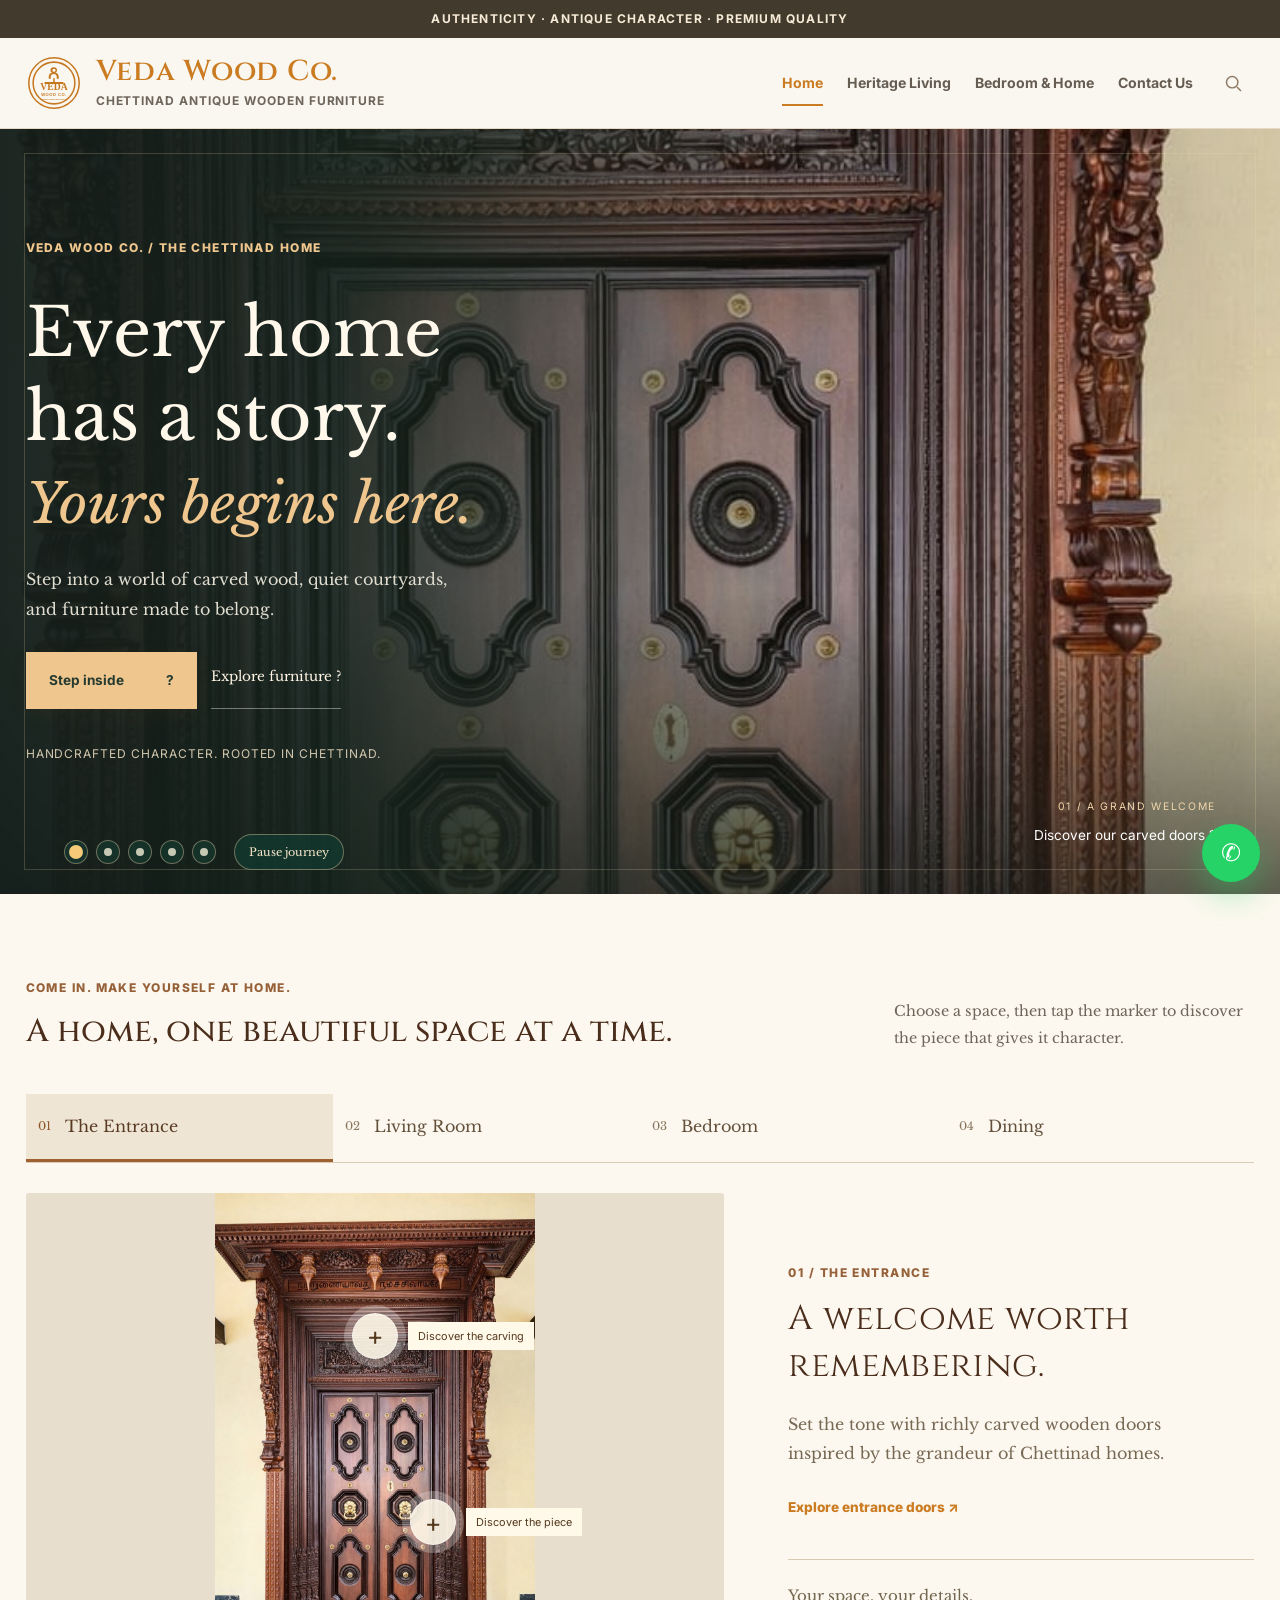
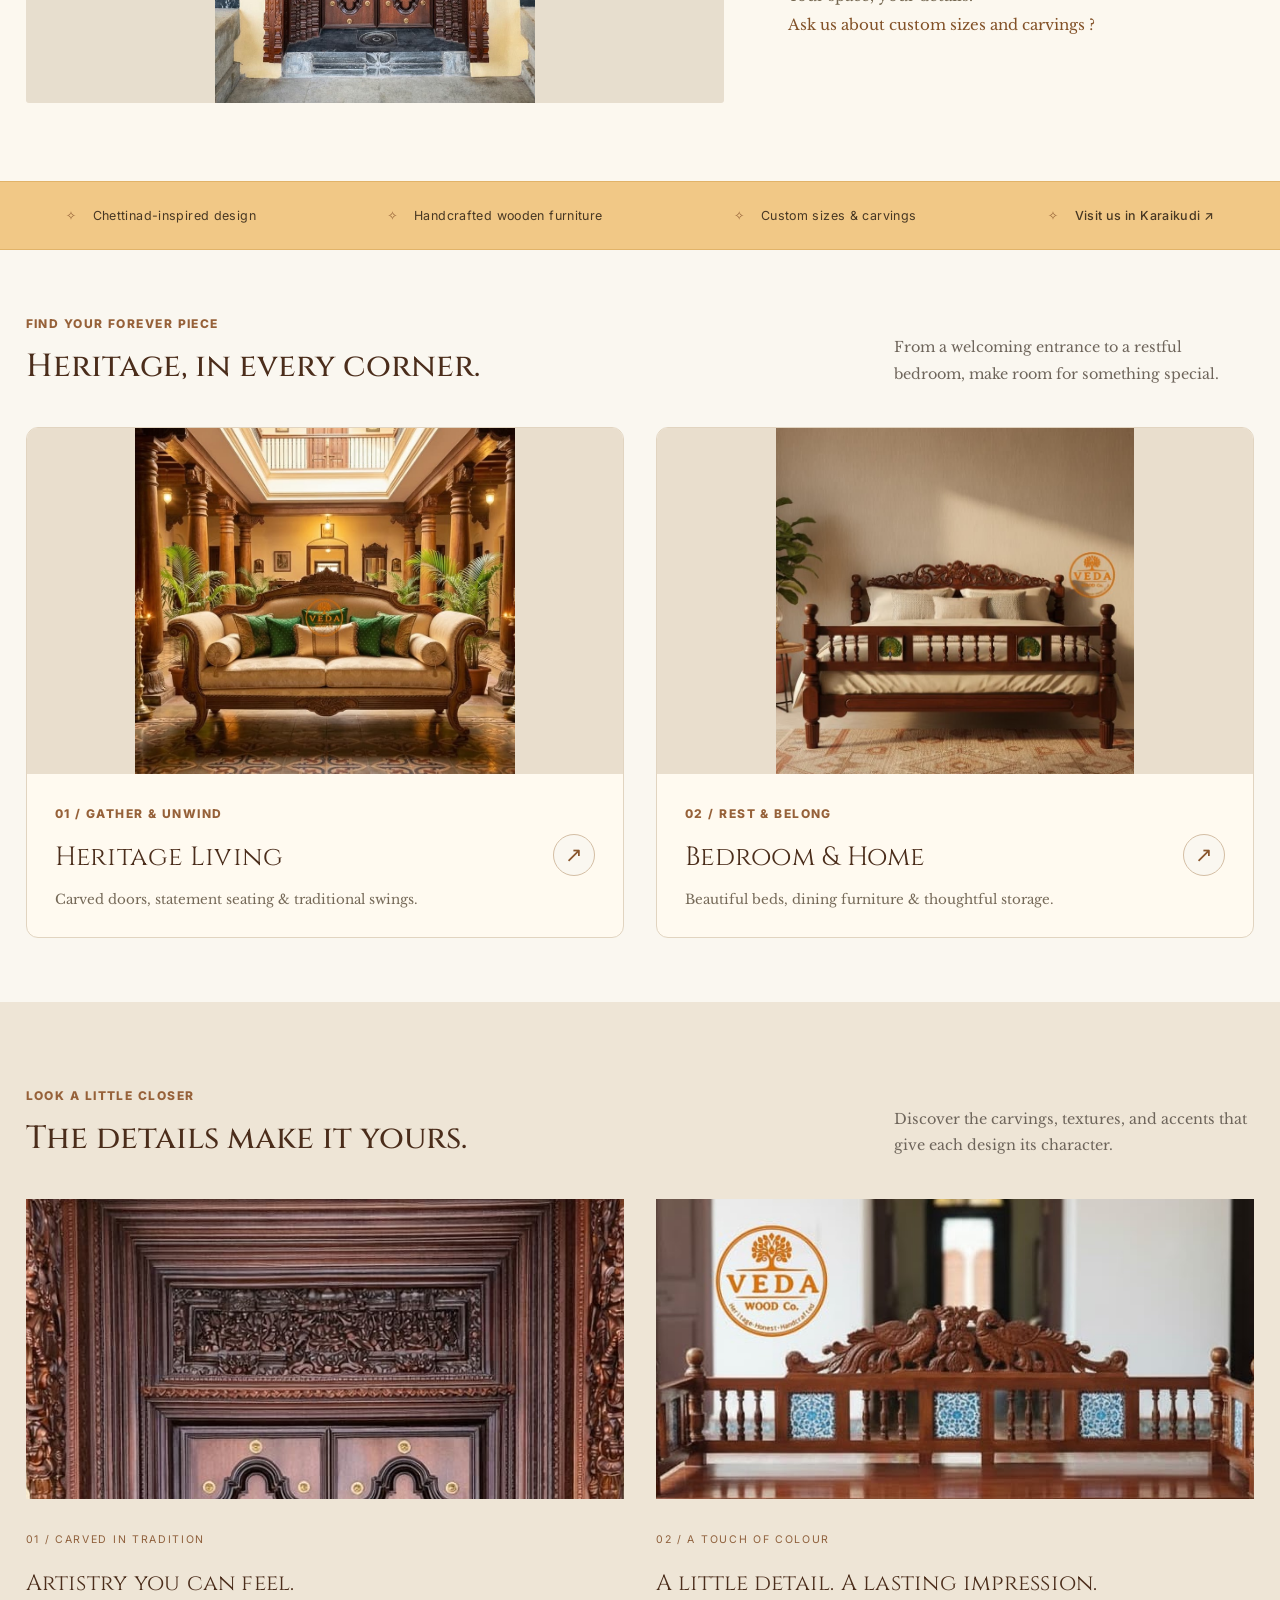
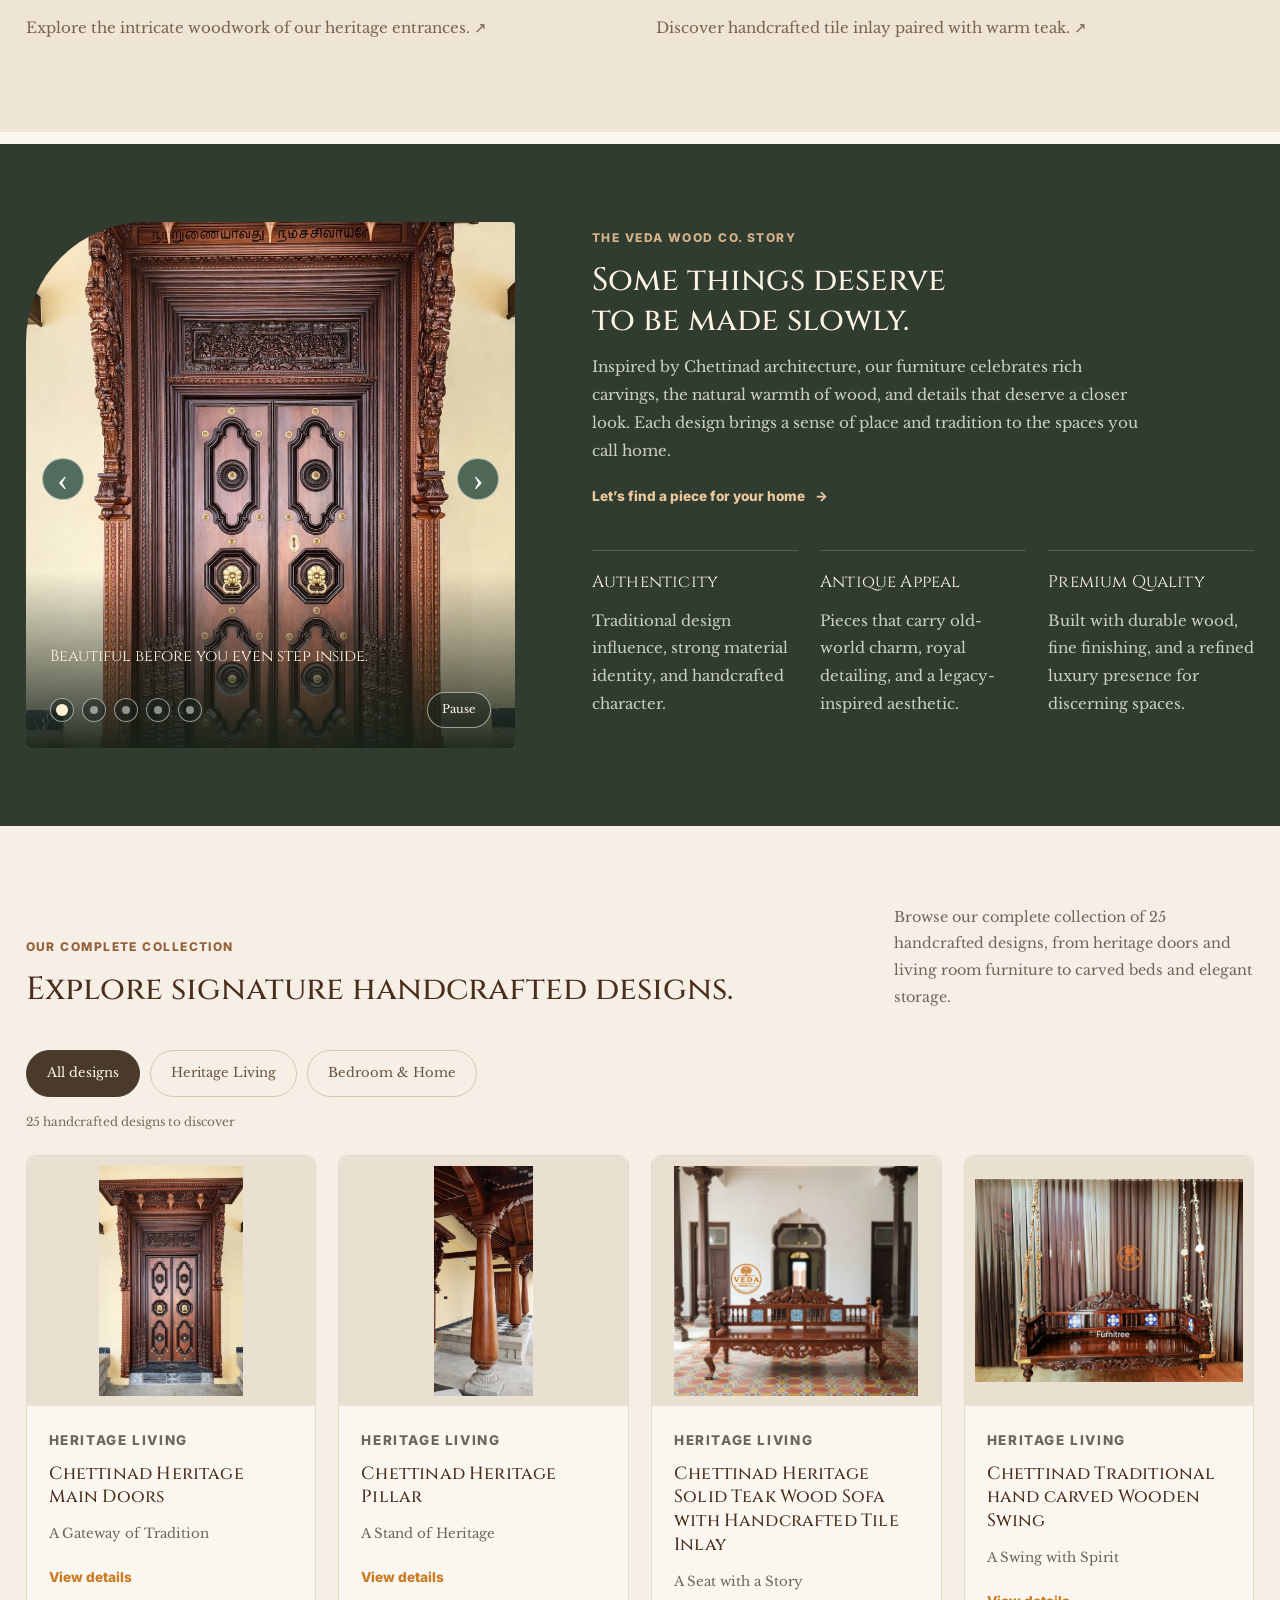
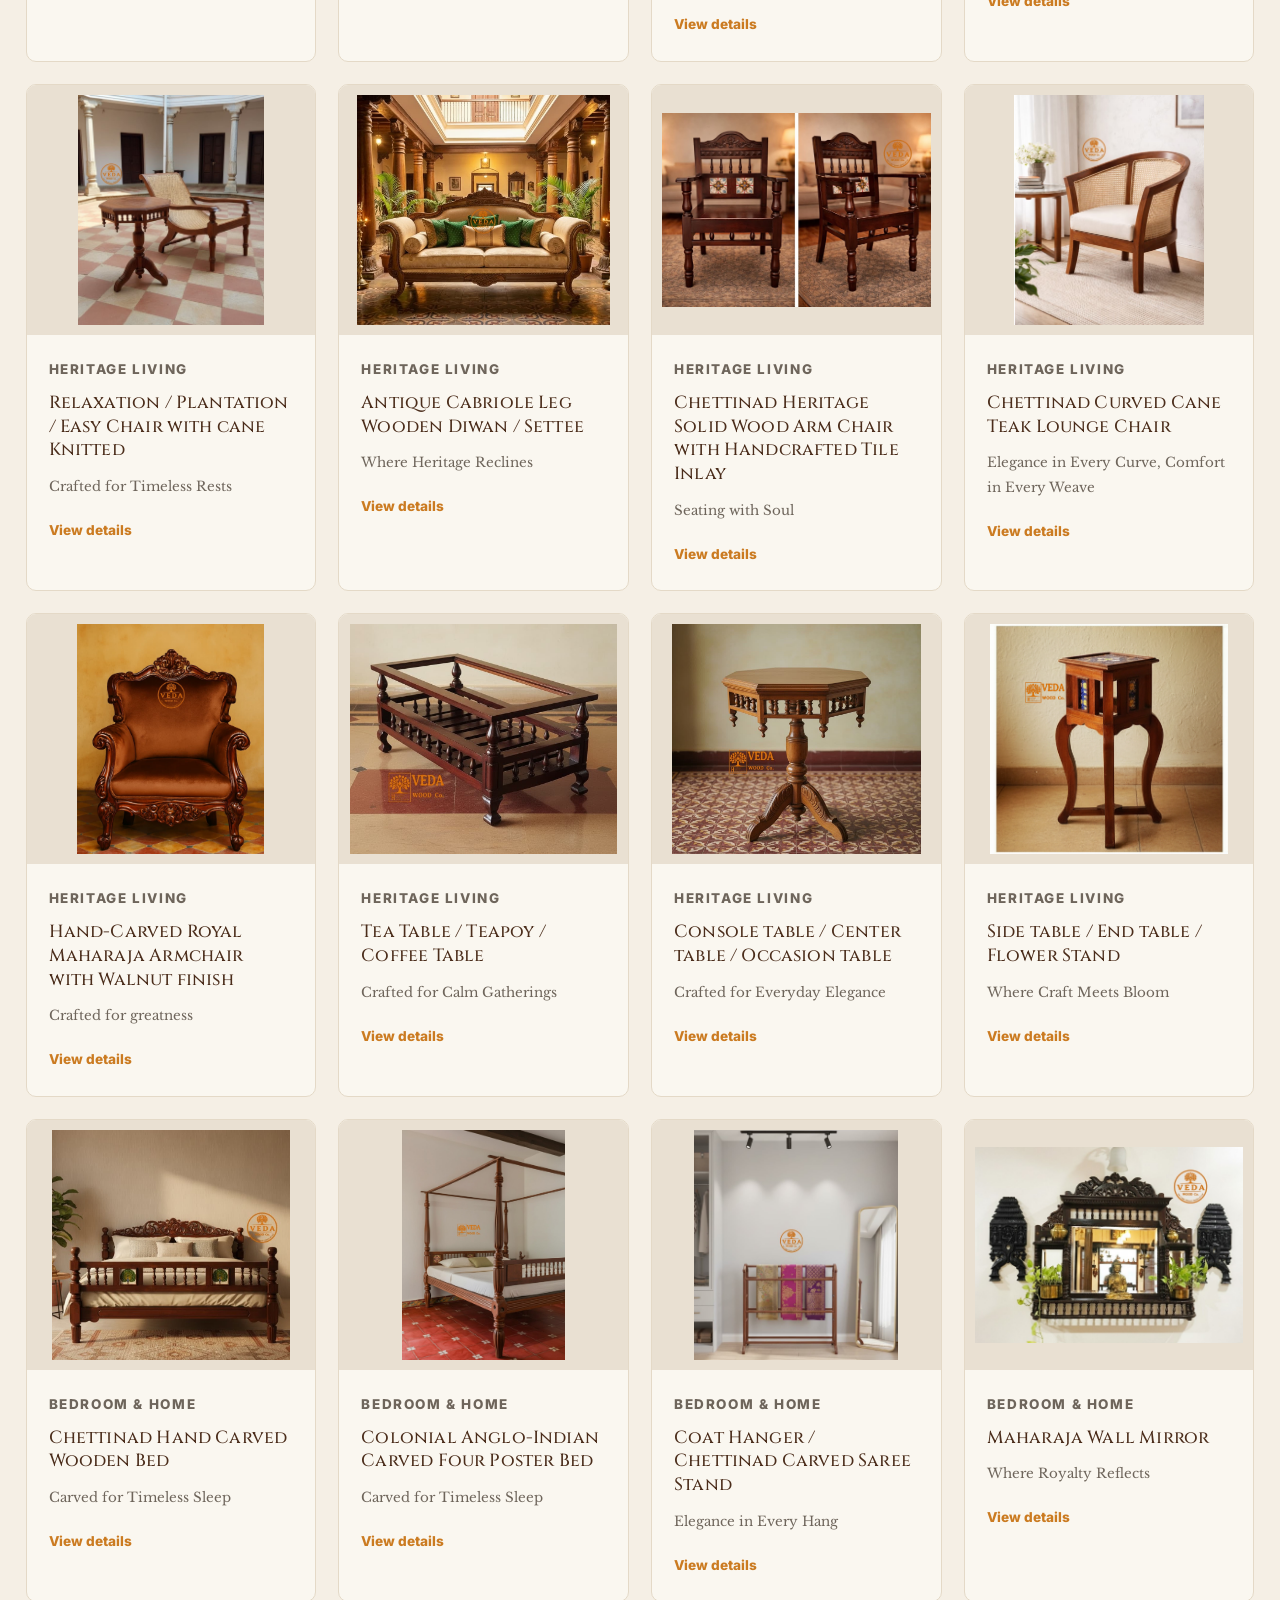
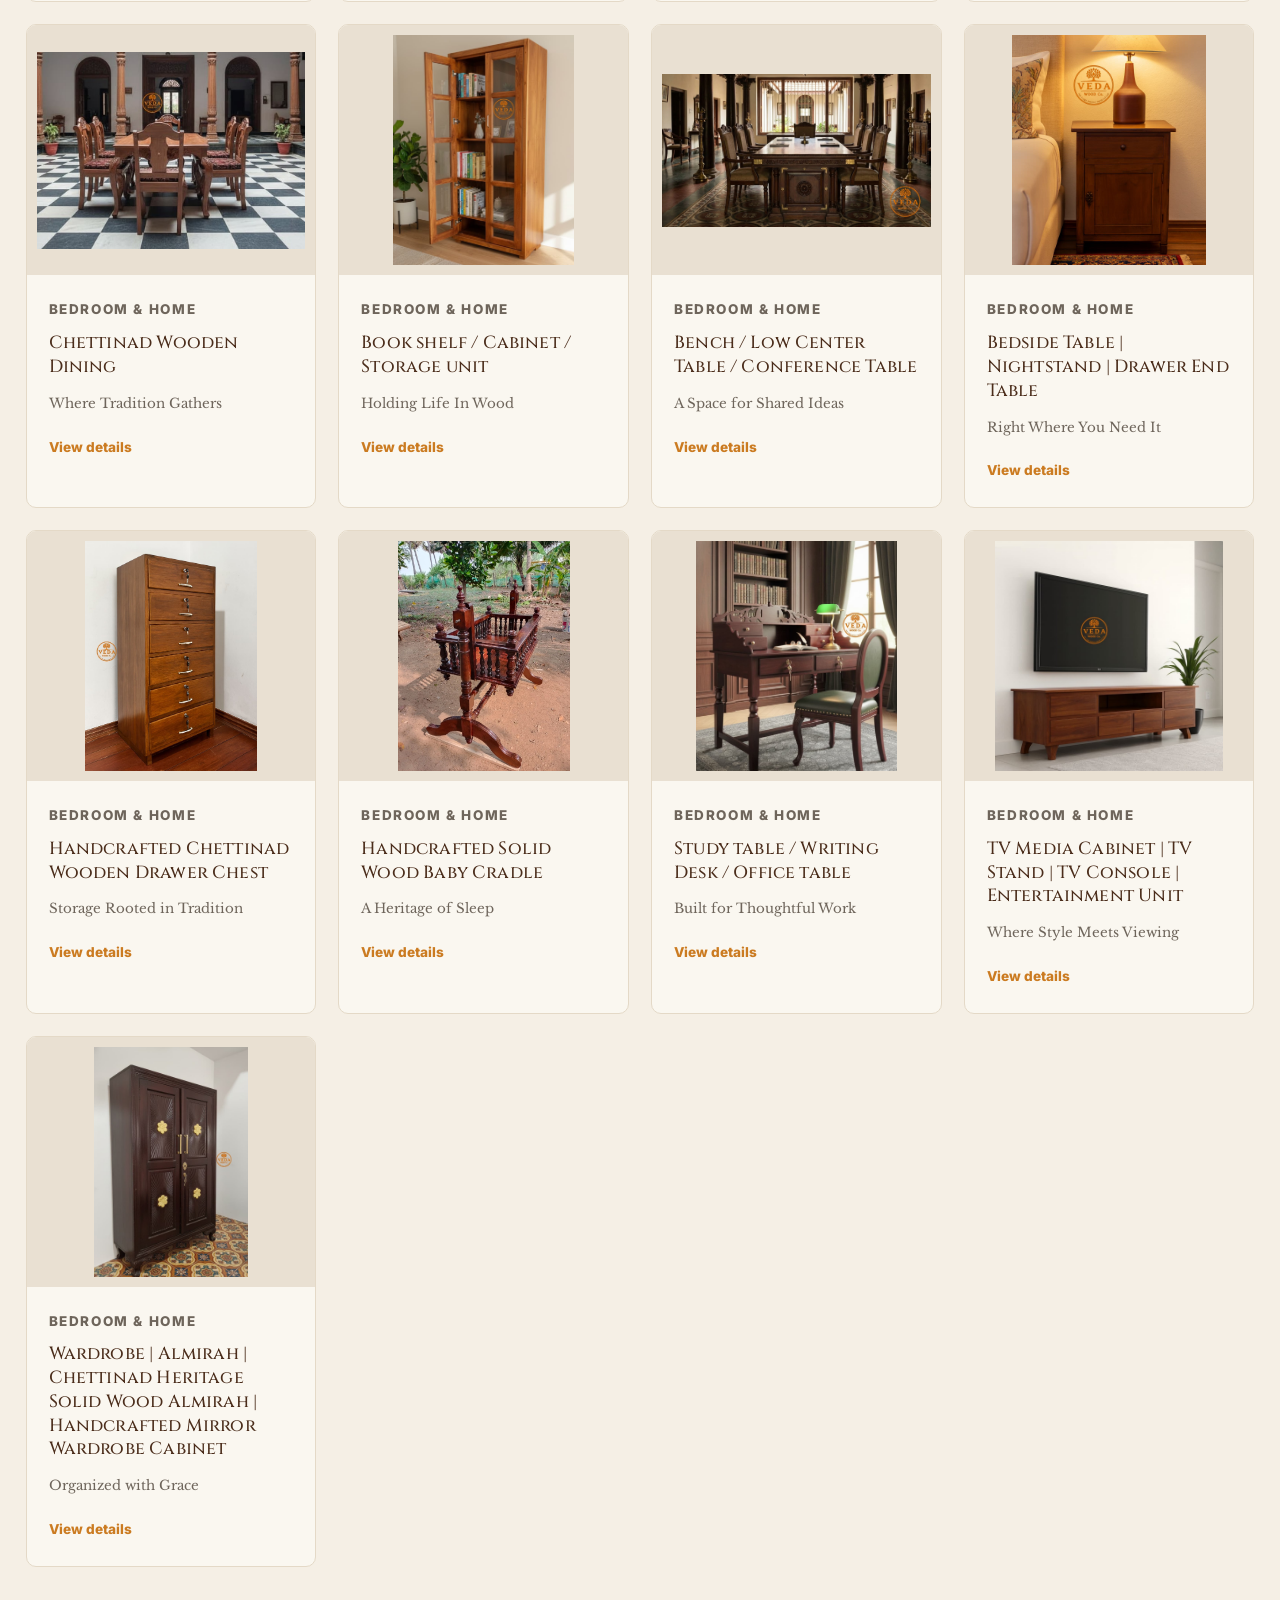
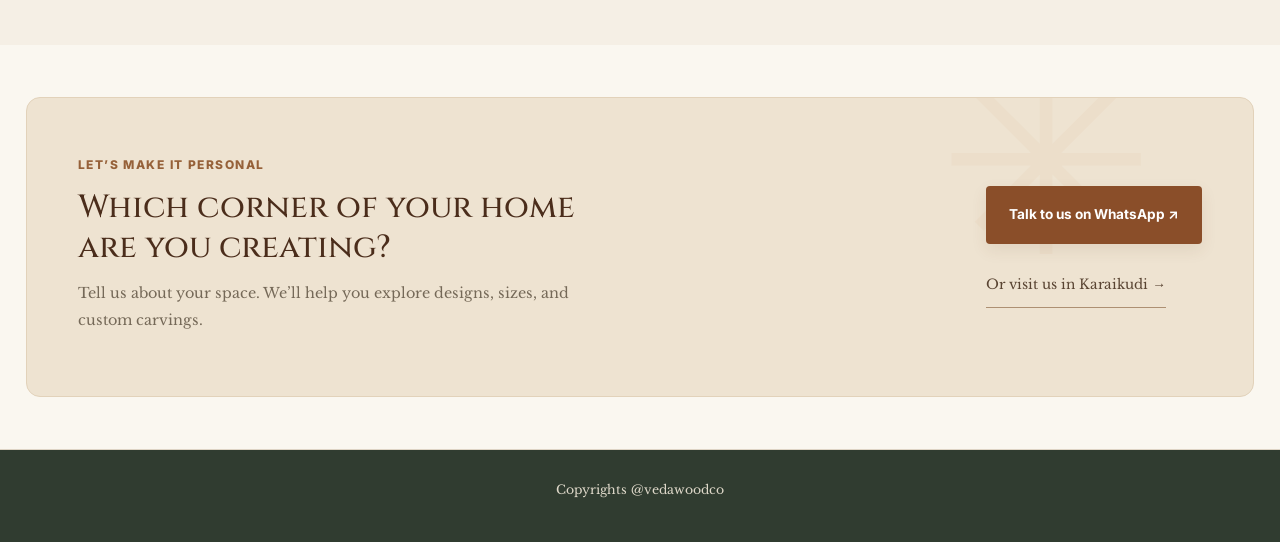
<file: veda-wood-co/index.html>
<!doctype html>
<html lang="en">
<head>
  <meta charset="utf-8">
  <meta name="viewport" content="width=device-width, initial-scale=1">
  <title>Veda Wood Co | Authentic Antique & Premium Heritage Furniture</title>
  <meta name="description" content="Veda Wood Co creates authentic Chettinad-inspired antique and premium quality furniture, carved doors, pillars, swings, armchairs, and handcrafted wooden tables.">
  <link rel="stylesheet" href="assets/css/styles.css">
  <link rel="stylesheet" href="assets/css/home.css">
  <link rel="stylesheet" href="assets/css/home-refinements.css">
  <link rel="stylesheet" href="assets/css/home-experience.css">
</head>
<body class="home-page">
  <div class="topbar">Authenticity · Antique Character · Premium Quality</div>
  <header class="site-header">
    <div class="container navbar">
      <a class="logo" href="index.html">
        <img src="assets/img/veda-badge.svg" alt="Veda Wood Co symbol">
        <span class="logo-text">
          <strong>Veda Wood Co.</strong>
          <span>Chettinad Antique Wooden Furniture</span>
        </span>
      </a>
      <nav class="nav-links" id="site-nav">
        <a class="active" href="index.html">Home</a>
        <a href="products-1.html">Heritage Living</a>
        <a href="products-2.html">Bedroom & Home</a>
        <a href="contact.html">Contact Us</a>
      </nav>
      <div class="nav-utils">
        <button class="search-icon" type="button" aria-label="Search furniture" aria-haspopup="dialog"><svg width="21" height="21" viewBox="0 0 24 24" fill="none" stroke="currentColor" stroke-width="1.7" aria-hidden="true"><circle cx="10.5" cy="10.5" r="6.5"/><path d="m16 16 4.5 4.5"/></svg></button>
        <button class="menu-toggle" id="menu-toggle" aria-label="Toggle menu" aria-controls="site-nav" aria-expanded="false">☰</button>
      </div>
    </div>
  </header>

  <main>
    <section class="entrance-hero" aria-labelledby="entrance-title">
      <img class="entrance-image" src="assets/img/products/main-doors-1.jpg" alt="Intricately hand-carved Chettinad wooden entrance doors" fetchpriority="high">
      <div class="entrance-shade"></div>
      <div class="container entrance-copy">
        <span class="eyebrow">Veda Wood Co. / The Chettinad home</span>
        <h1 id="entrance-title">Every home<br>has a story.<br><em>Yours begins here.</em></h1>
        <p>Step into a world of carved wood, quiet courtyards,<br>and furniture made to belong.</p>
        <div class="hero-actions"><a class="btn btn-primary" href="#room-explorer">Step inside <span aria-hidden="true">?</span></a><a class="entrance-secondary" href="#collections">Explore furniture ?</a></div>
        <span class="entrance-note">Handcrafted character. Rooted in Chettinad.</span>
      </div>
      <div class="entrance-label"><span>01 / A grand welcome</span><a href="products-1.html#main-doors">Discover our carved doors ?</a></div>
    </section>

    <section class="room-explorer section" id="room-explorer" aria-labelledby="room-heading">
      <div class="container">
        <div class="section-heading"><div><span class="eyebrow">Come in. Make yourself at home.</span><h2 id="room-heading">A home, one beautiful space at a time.</h2></div><p>Choose a space, then tap the marker to discover the piece that gives it character.</p></div>
        <div class="room-tabs" role="tablist" aria-label="Explore rooms">
          <button id="room-tab-0" type="button" role="tab" aria-selected="true" aria-controls="room-scene" data-room="0">01 <span>The Entrance</span></button>
          <button id="room-tab-1" type="button" role="tab" aria-selected="false" aria-controls="room-scene" tabindex="-1" data-room="1">02 <span>Living Room</span></button>
          <button id="room-tab-2" type="button" role="tab" aria-selected="false" aria-controls="room-scene" tabindex="-1" data-room="2">03 <span>Bedroom</span></button>
          <button id="room-tab-3" type="button" role="tab" aria-selected="false" aria-controls="room-scene" tabindex="-1" data-room="3">04 <span>Dining</span></button>
        </div>
        <div class="room-layout">
          <div class="room-scene" id="room-scene" role="tabpanel" aria-labelledby="room-tab-0">
            <img id="room-image" src="assets/img/products/main-doors-1.jpg" alt="Carved wooden entrance doors" loading="lazy">
            <button class="room-hotspot" type="button" aria-label="Discover this furniture piece" aria-expanded="false" aria-controls="room-product">+<span>Discover the piece</span></button>
            <button class="room-hotspot room-carving-hotspot" type="button" aria-label="Discover the door carving details" aria-expanded="false" aria-controls="room-carving">+<span>Discover the carving</span></button>
            <div class="room-product" id="room-carving" hidden><strong>Chettinad Heritage Door Carving</strong><a href="#craft-details">View carving details &rarr;</a></div>
            <div class="room-product" id="room-product" hidden><strong id="room-product-name">Chettinad Heritage Main Doors</strong><a id="room-product-link" href="products-1.html#main-doors">View this piece ?</a></div>
          </div>
          <div class="room-copy"><span class="eyebrow" id="room-number">01 / The Entrance</span><h3 id="room-title">A welcome worth remembering.</h3><p id="room-description">Set the tone with richly carved wooden doors inspired by the grandeur of Chettinad homes.</p><a class="text-link" id="room-browse" href="products-1.html#main-doors">Explore entrance doors ?</a><div class="room-tip">Your space, your details.<br><a href="contact.html">Ask us about custom sizes and carvings ?</a></div></div>
        </div>
      </div>
    </section>

    <div class="craft-strip moving-strip" aria-label="Our craftsmanship"><div class="craft-track"><div class="craft-group"><span>Chettinad-inspired design</span><span>Handcrafted wooden furniture</span><span>Custom sizes &amp; carvings</span><a href="contact.html">Visit us in Karaikudi ↗</a></div><div class="craft-group" aria-hidden="true" inert><span>Chettinad-inspired design</span><span>Handcrafted wooden furniture</span><span>Custom sizes &amp; carvings</span><a href="contact.html" tabindex="-1">Visit us in Karaikudi ↗</a></div></div></div>

    <section class="section home-collections" id="collections">
      <div class="container">
        <div class="section-heading"><div><span class="eyebrow">Find your forever piece</span><h2>Heritage, in every corner.</h2></div><p>From a welcoming entrance to a restful bedroom, make room for something special.</p></div>
        <div class="collection-pair">
          <a class="collection-panel" href="products-1.html"><div class="collection-photo"><img src="assets/img/products/diwan-1.jpg" alt="Carved wooden diwan in a traditional Chettinad courtyard" loading="lazy"></div><div class="collection-caption"><div><span class="eyebrow">01 / Gather &amp; unwind</span><h3>Heritage Living</h3><p>Carved doors, statement seating &amp; traditional swings.</p></div><span class="collection-arrow" aria-hidden="true">↗</span></div></a>
          <a class="collection-panel" href="products-2.html"><div class="collection-photo"><img src="assets/img/products/carved-bed-1.jpg" alt="Chettinad carved wooden bed" loading="lazy"></div><div class="collection-caption"><div><span class="eyebrow">02 / Rest &amp; belong</span><h3>Bedroom &amp; Home</h3><p>Beautiful beds, dining furniture &amp; thoughtful storage.</p></div><span class="collection-arrow" aria-hidden="true">↗</span></div></a>
        </div>
      </div>
    </section>

    <section class="section craft-details" id="craft-details"><div class="container"><div class="section-heading"><div><span class="eyebrow">Look a little closer</span><h2>The details make it yours.</h2></div><p>Discover the carvings, textures, and accents that give each design its character.</p></div><div class="detail-pair"><a href="products-1.html#main-doors"><div class="craft-crop carving-crop"><img src="assets/img/products/main-doors-1.jpg" alt="Close view of ornamental carvings on a Chettinad wooden door" loading="lazy"></div><span>01 / Carved in tradition</span><h3>Artistry you can feel.</h3><p>Explore the intricate woodwork of our heritage entrances. ↗</p></a><a href="products-1.html#sofa-tile"><div class="craft-crop tile-crop"><img src="assets/img/products/sofa-tile-1.jpg" alt="Detail of blue tile accents and carved wood on a teak sofa" loading="lazy"></div><span>02 / A touch of colour</span><h3>A little detail. A lasting impression.</h3><p>Discover handcrafted tile inlay paired with warm teak. ↗</p></a></div></div></section>
    <section class="section home-story">
      <div class="container intro-grid">
        <figure class="story-photo"><img src="assets/img/products/main-doors-1.jpg" alt="Traditional Chettinad wooden entrance with intricate hand-carved details" loading="lazy"><figcaption>Beautiful before you even step inside.</figcaption></figure>
        <div>
          <span class="eyebrow">The Veda Wood Co. story</span>
          <h2>Some things deserve<br>to be made slowly.</h2>
          <p>Inspired by Chettinad architecture, our furniture celebrates rich carvings, the natural warmth of wood, and details that deserve a closer look. Each design brings a sense of place and tradition to the spaces you call home.</p>
          <a class="text-link" href="contact.html">Let’s find a piece for your home <span aria-hidden="true">→</span></a>
        </div>
        <div class="intro-card">
          <div class="intro-points">
            <div class="point"><h3>Authenticity</h3><p>Traditional design influence, strong material identity, and handcrafted character.</p></div>
            <div class="point"><h3>Antique Appeal</h3><p>Pieces that carry old-world charm, royal detailing, and a legacy-inspired aesthetic.</p></div>
            <div class="point"><h3>Premium Quality</h3><p>Built with durable wood, fine finishing, and a refined luxury presence for discerning spaces.</p></div>
          </div>
        </div>
      </div>
    </section>

    <section class="section alt">
      <div class="container">
        <div class="section-heading">
          <div>
            <span class="eyebrow">Our Complete Collection</span>
            <h2>Explore signature handcrafted designs.</h2>
          </div>
          <p>Browse our complete collection of 25 handcrafted designs, from heritage doors and living room furniture to carved beds and elegant storage.</p>
        </div>
        <div class="collection-filters" role="group" aria-label="Filter furniture collection">
          <button type="button" data-collection="all" aria-pressed="true">All designs</button>
          <button type="button" data-collection="products-1.html" aria-pressed="false">Heritage Living</button>
          <button type="button" data-collection="products-2.html" aria-pressed="false">Bedroom &amp; Home</button>
        </div>
        <p class="collection-count" id="collection-count" role="status" aria-live="polite"></p>
        <div class="featured-grid" id="featured-collection"></div>
      </div>
    </section>
    <section class="home-contact container"><div><span class="eyebrow">Let’s make it personal</span><h2>Which corner of your home<br>are you creating?</h2><p>Tell us about your space. We’ll help you explore designs, sizes, and custom carvings.</p></div><div class="home-contact-actions"><a class="btn btn-primary" href="https://wa.me/918903204050?text=Hello%20Veda%20Wood%20Co%2C%20I%20would%20like%20help%20choosing%20furniture%20for%20my%20home." target="_blank" rel="noopener">Talk to us on WhatsApp ↗</a><a class="home-enquiry" href="contact.html">Or visit us in Karaikudi →</a></div></section>
  </main>

  <footer class="footer">
    <div class="container">
      <p>Copyrights @vedawoodco</p>
    </div>
  </footer>

  <a class="whatsapp-float" href="https://wa.me/918903204050" target="_blank" rel="noopener" aria-label="Chat on WhatsApp">✆</a>
  <script src="assets/js/data.js"></script>
  <script src="assets/js/main.js"></script>
</body>
</html>
</file>
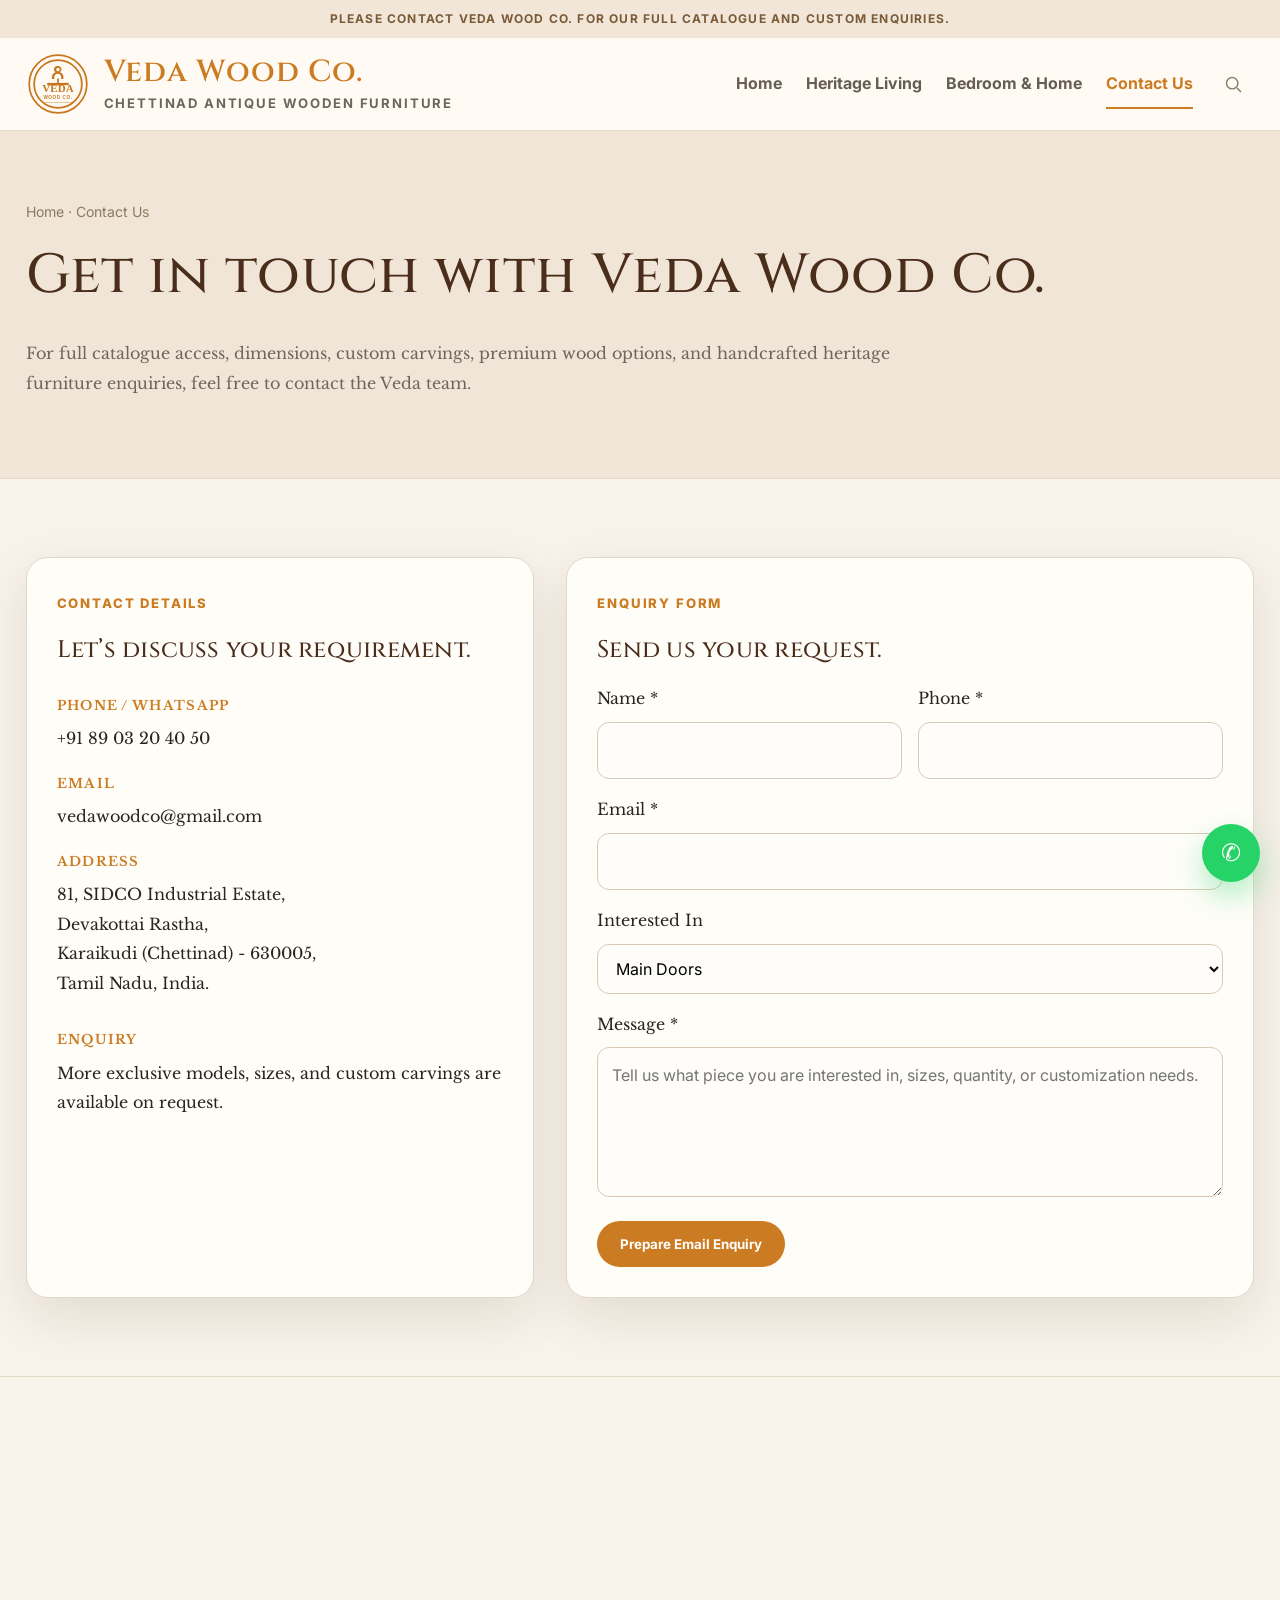
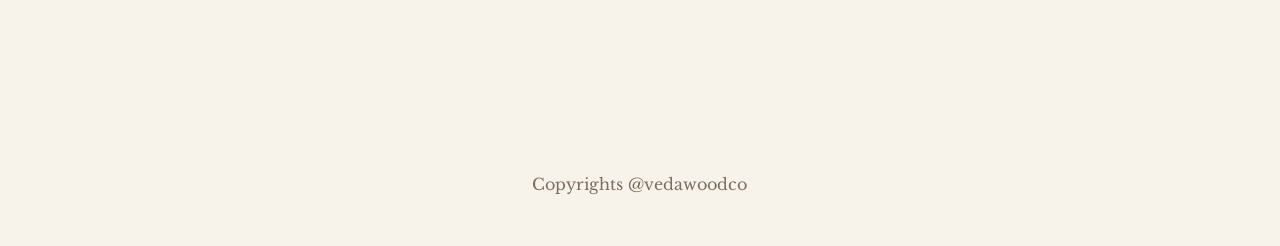
<file: veda-wood-co/contact.html>
<!doctype html>
<html lang="en">
<head>
  <meta charset="utf-8">
  <meta name="viewport" content="width=device-width, initial-scale=1">
  <title>Contact Us | Veda Wood Co</title>
  <meta name="description" content="Contact Veda Wood Co for full catalogue, custom carvings, furniture dimensions, and product enquiries.">
  <link rel="stylesheet" href="assets/css/styles.css">
</head>
<body>
  <div class="topbar">Please contact Veda Wood Co. for our full catalogue and custom enquiries.</div>
  <header class="site-header">
    <div class="container navbar">
      <a class="logo" href="index.html">
        <img src="assets/img/veda-badge.svg" alt="Veda Wood Co symbol">
        <span class="logo-text">
          <strong>Veda Wood Co.</strong>
          <span>Chettinad Antique Wooden Furniture</span>
        </span>
      </a>
      <nav class="nav-links" id="site-nav">
        <a href="index.html">Home</a>
        <a href="products-1.html">Heritage Living</a>
        <a href="products-2.html">Bedroom & Home</a>
        <a class="active" href="contact.html">Contact Us</a>
      </nav>
      <div class="nav-utils"><button class="search-icon" type="button" aria-label="Search furniture" aria-haspopup="dialog"><svg width="21" height="21" viewBox="0 0 24 24" fill="none" stroke="currentColor" stroke-width="1.7" aria-hidden="true"><circle cx="10.5" cy="10.5" r="6.5"/><path d="m16 16 4.5 4.5"/></svg></button><button class="menu-toggle" id="menu-toggle" aria-label="Toggle menu" aria-controls="site-nav" aria-expanded="false">☰</button></div>
    </div>
  </header>
  <main>
    <section class="page-hero">
      <div class="container">
        <div class="breadcrumb">Home · Contact Us</div>
        <h1>Get in touch with Veda Wood Co.</h1>
        <p>For full catalogue access, dimensions, custom carvings, premium wood options, and handcrafted heritage furniture enquiries, feel free to contact the Veda team.</p>
      </div>
    </section>
    <section class="section">
      <div class="container contact-grid">
        <div class="contact-card reveal">
          <span class="eyebrow">Contact Details</span>
          <h2>Let’s discuss your requirement.</h2>
          <div class="contact-list">
            <div class="contact-item"><strong>Phone / WhatsApp</strong><a href="tel:+918903204050">+91 89 03 20 40 50</a></div>
            <div class="contact-item"><strong>Email</strong><a href="mailto:vedawoodco@gmail.com">vedawoodco@gmail.com</a></div>
            <div class="contact-item"><strong>Address</strong><p>81, SIDCO Industrial Estate,<br>Devakottai Rastha,<br>Karaikudi (Chettinad) - 630005,<br>Tamil Nadu, India.</p></div>
            <div class="contact-item"><strong>Enquiry</strong><p>More exclusive models, sizes, and custom carvings are available on request.</p></div>
          </div>
        </div>
        <div class="form-card reveal">
          <span class="eyebrow">Enquiry Form</span>
          <h2>Send us your request.</h2>
          <form id="enquiry-form">
            <div class="form-grid">
              <div class="field"><label for="name">Name *</label><input id="name" name="name" required></div>
              <div class="field"><label for="phone">Phone *</label><input id="phone" name="phone" required></div>
              <div class="field full"><label for="email">Email *</label><input id="email" name="email" type="email" required></div>
              <div class="field full"><label for="interest">Interested In</label>
                <select id="interest" name="interest">
                  <option>Main Doors</option>
                  <option>Pillars</option>
                  <option>Sofas & Swings</option>
                  <option>Arm Chairs</option>
                  <option>Tables</option>
                  <option>Beds &amp; Four Poster Beds</option>
                  <option>Dining Furniture</option>
                  <option>Wardrobes &amp; Storage</option>
                  <option>Mirrors &amp; Saree Stands</option>
                  <option>Desks &amp; TV Consoles</option>
                  <option>Baby Cradles</option>
                  <option>Custom Carvings</option>
                  <option>Full Catalogue</option>
                </select>
              </div>
              <div class="field full"><label for="message">Message *</label><textarea id="message" name="message" required placeholder="Tell us what piece you are interested in, sizes, quantity, or customization needs."></textarea></div>
            </div>
            <button class="btn btn-primary" type="submit">Prepare Email Enquiry</button>
          </form>
        </div>
      </div>
    </section>
    <iframe class="map-frame" title="Veda Wood Co location" loading="lazy" src="https://www.google.com/maps?q=SIDCO%20Industrial%20Estate%20Devakottai%20Rastha%20Karaikudi&output=embed"></iframe>
  </main>
  <footer class="footer"><div class="container"><p>Copyrights @vedawoodco</p></div></footer>
  <a class="whatsapp-float" href="https://wa.me/918903204050" target="_blank" rel="noopener" aria-label="Chat on WhatsApp">✆</a>
  <script src="assets/js/data.js"></script>
  <script src="assets/js/main.js"></script>
</body>
</html>
</file>
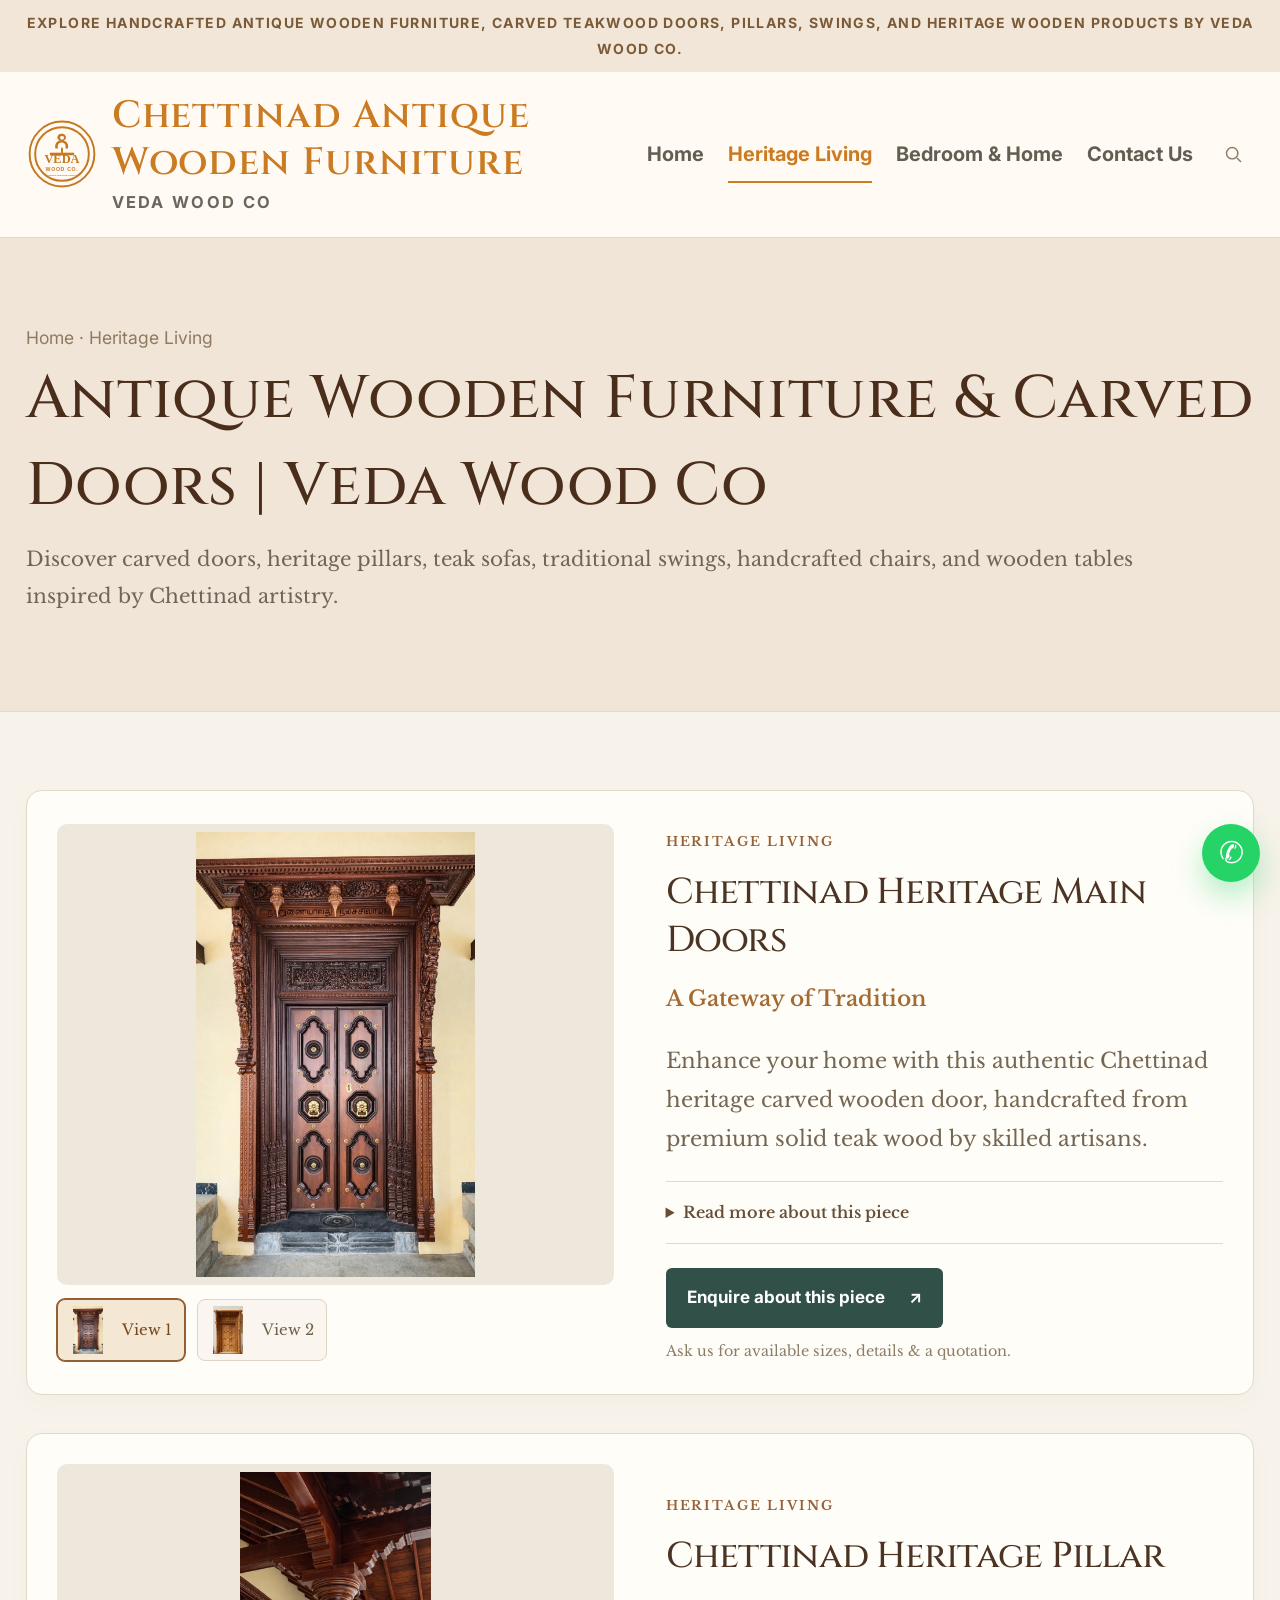
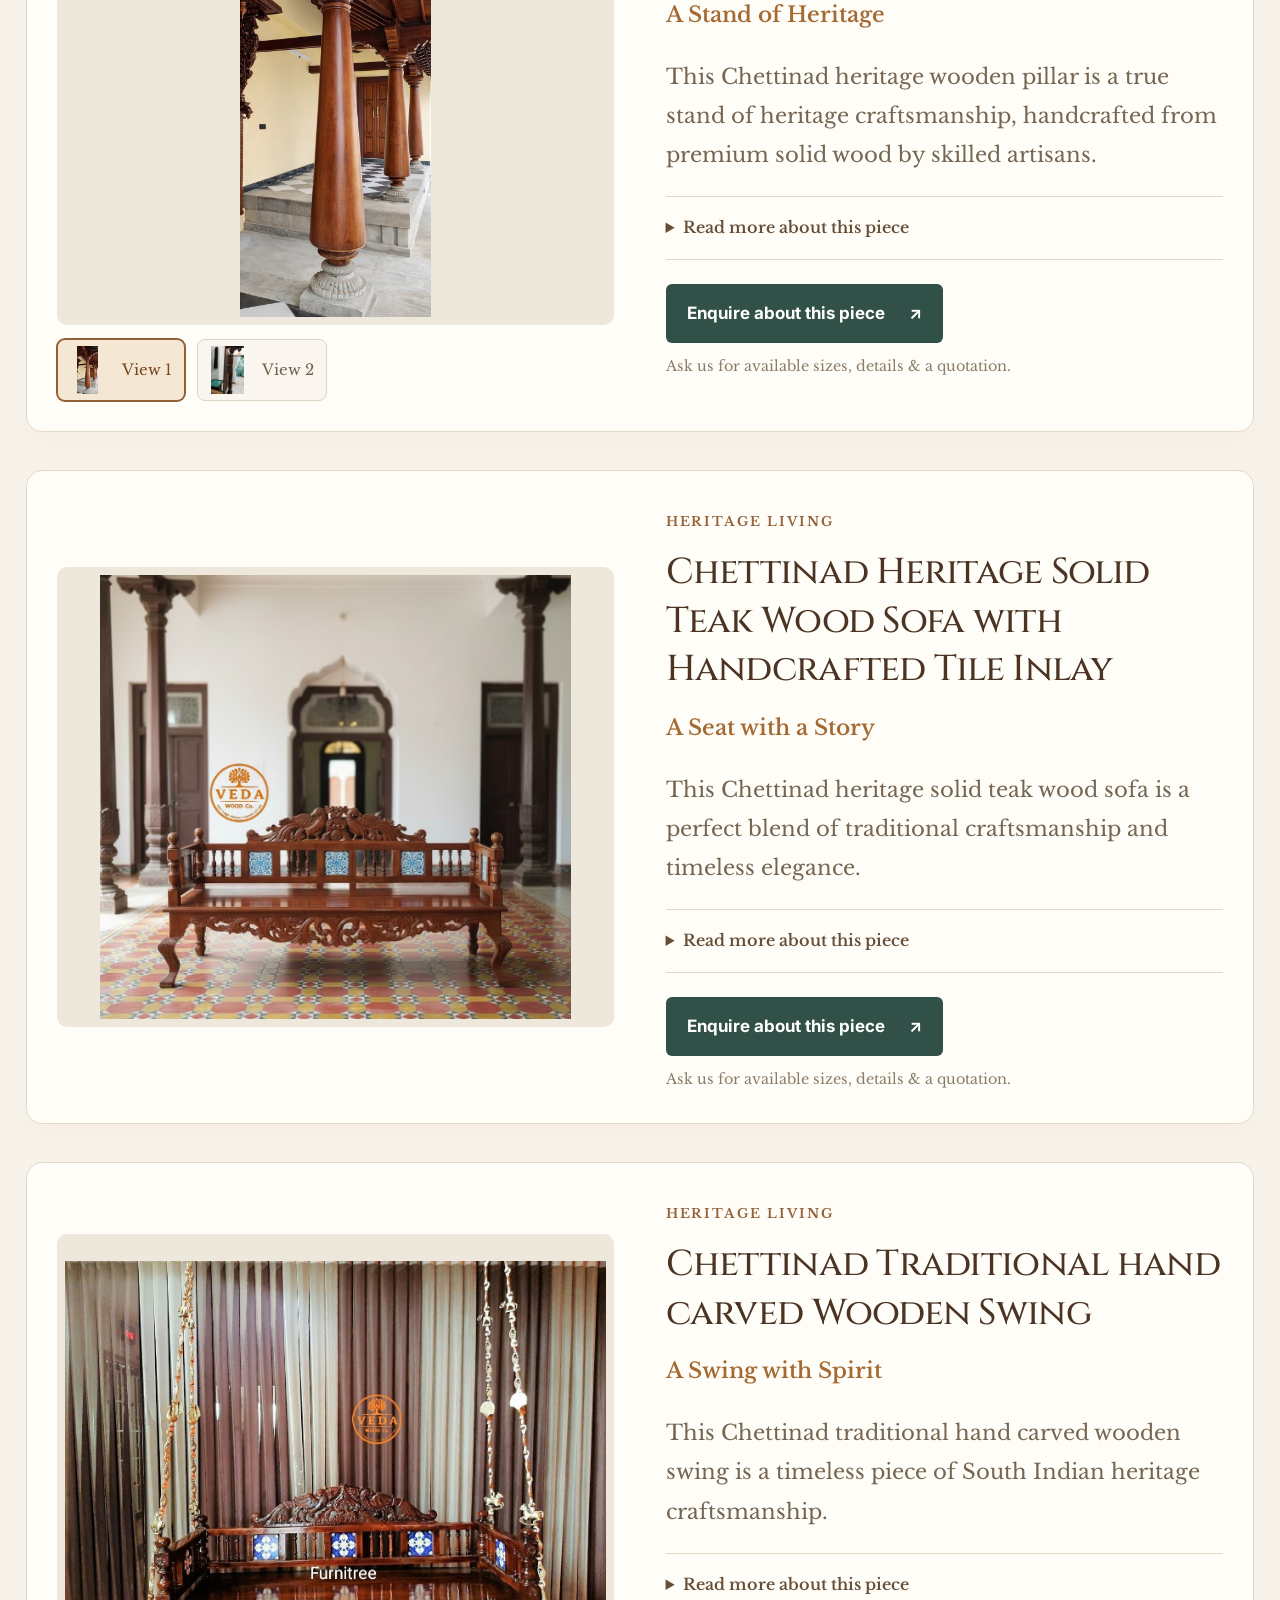
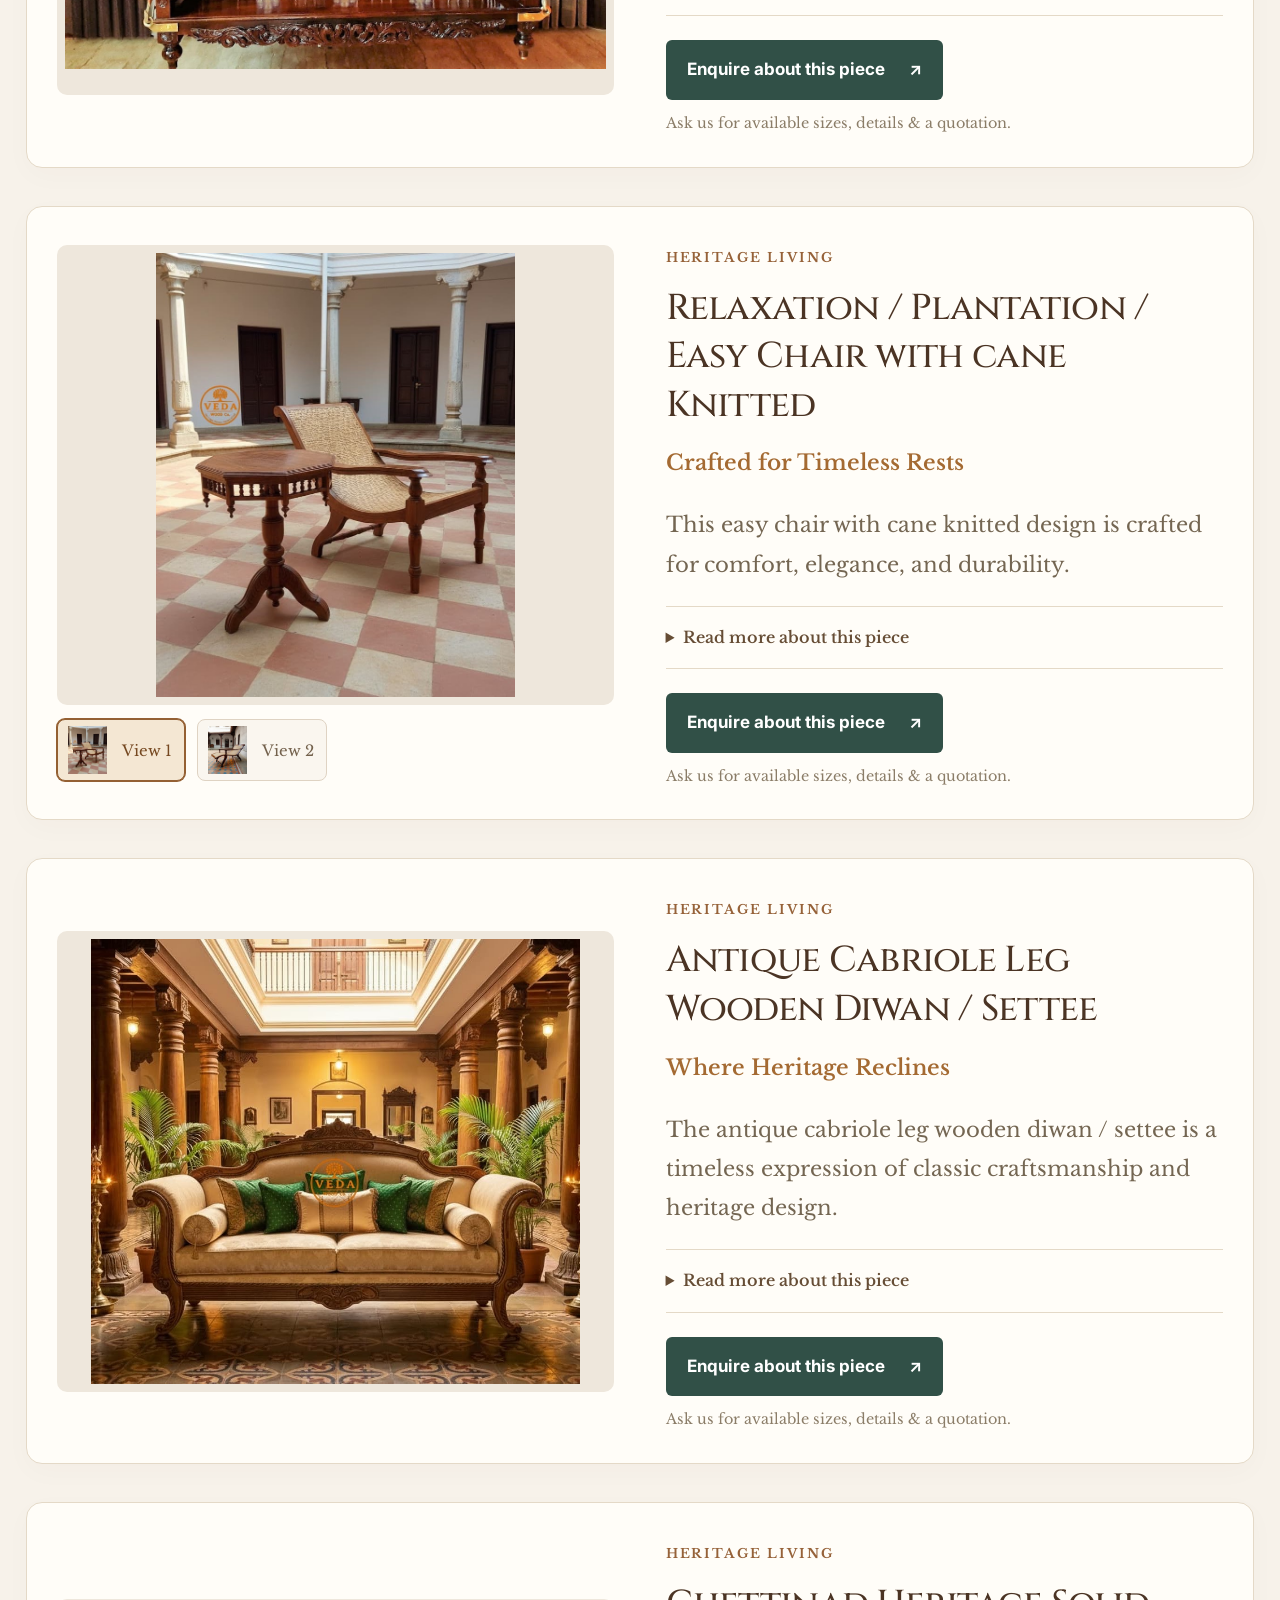
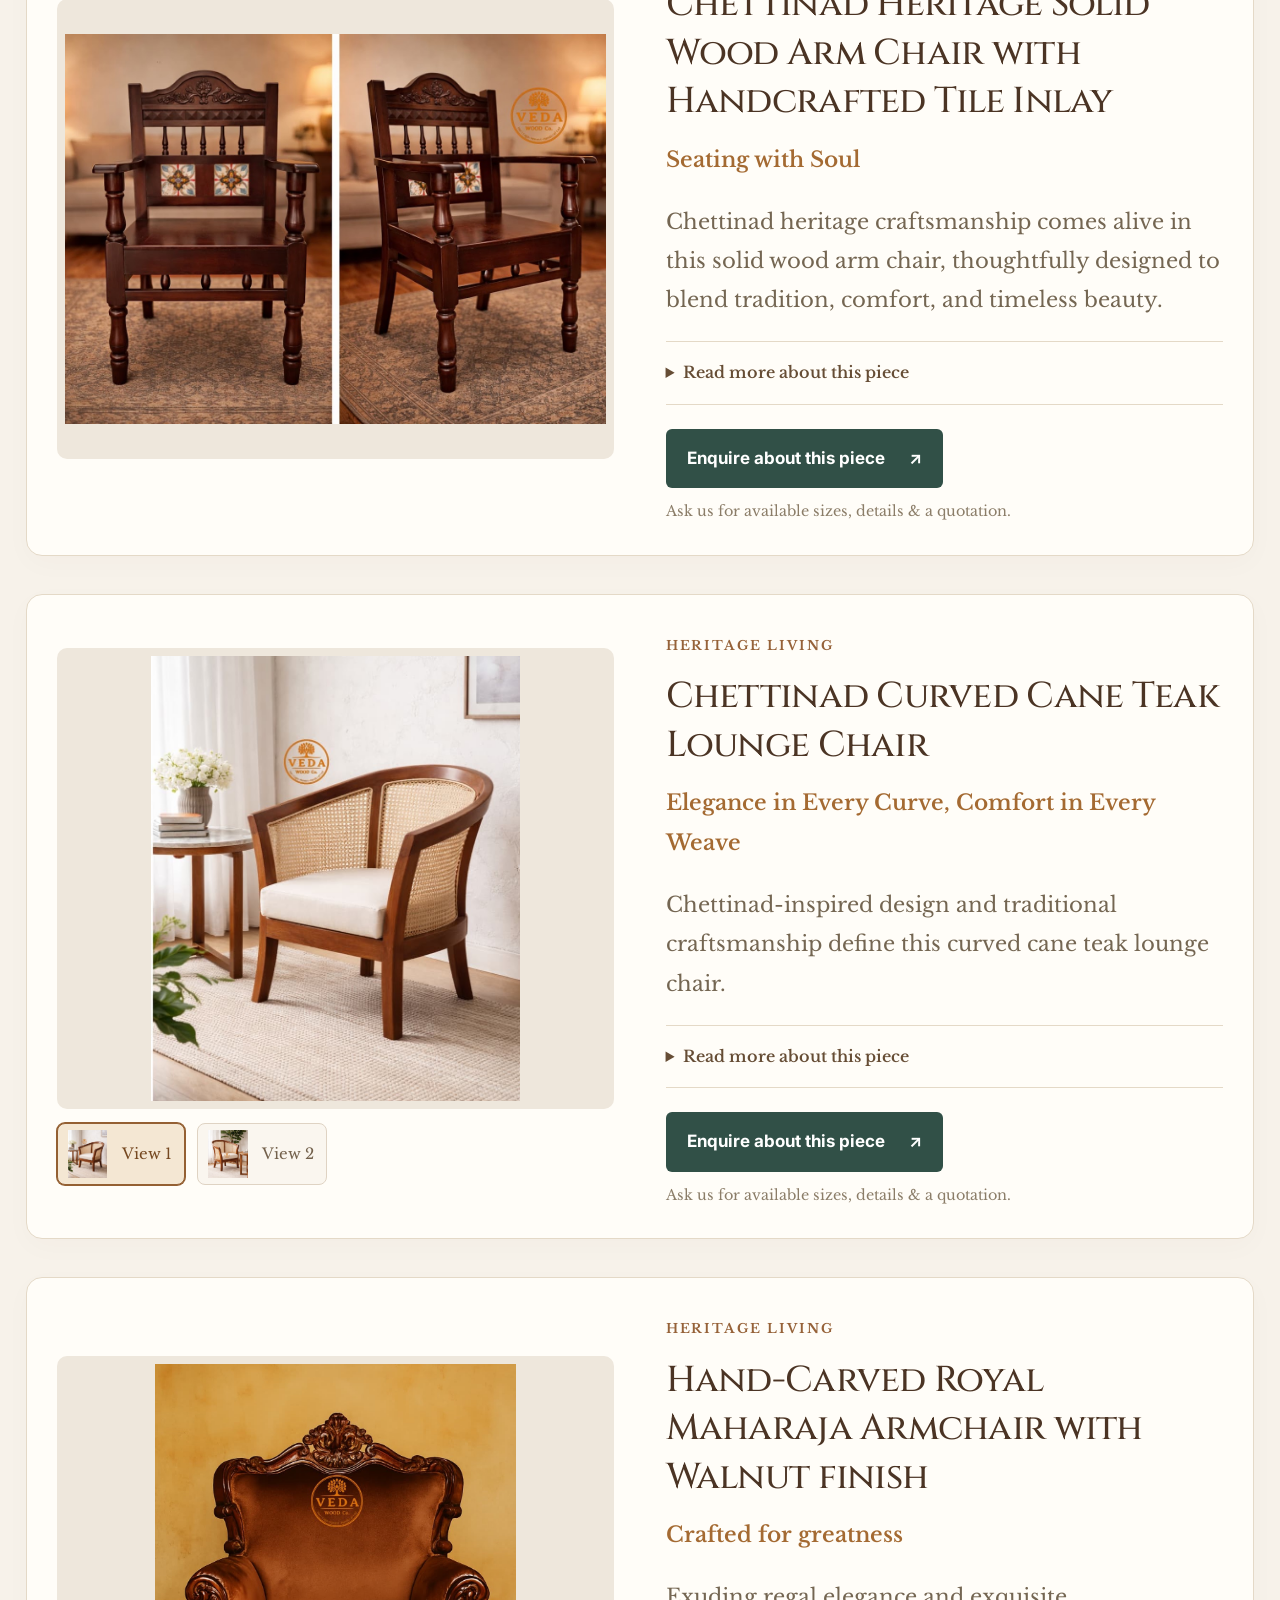
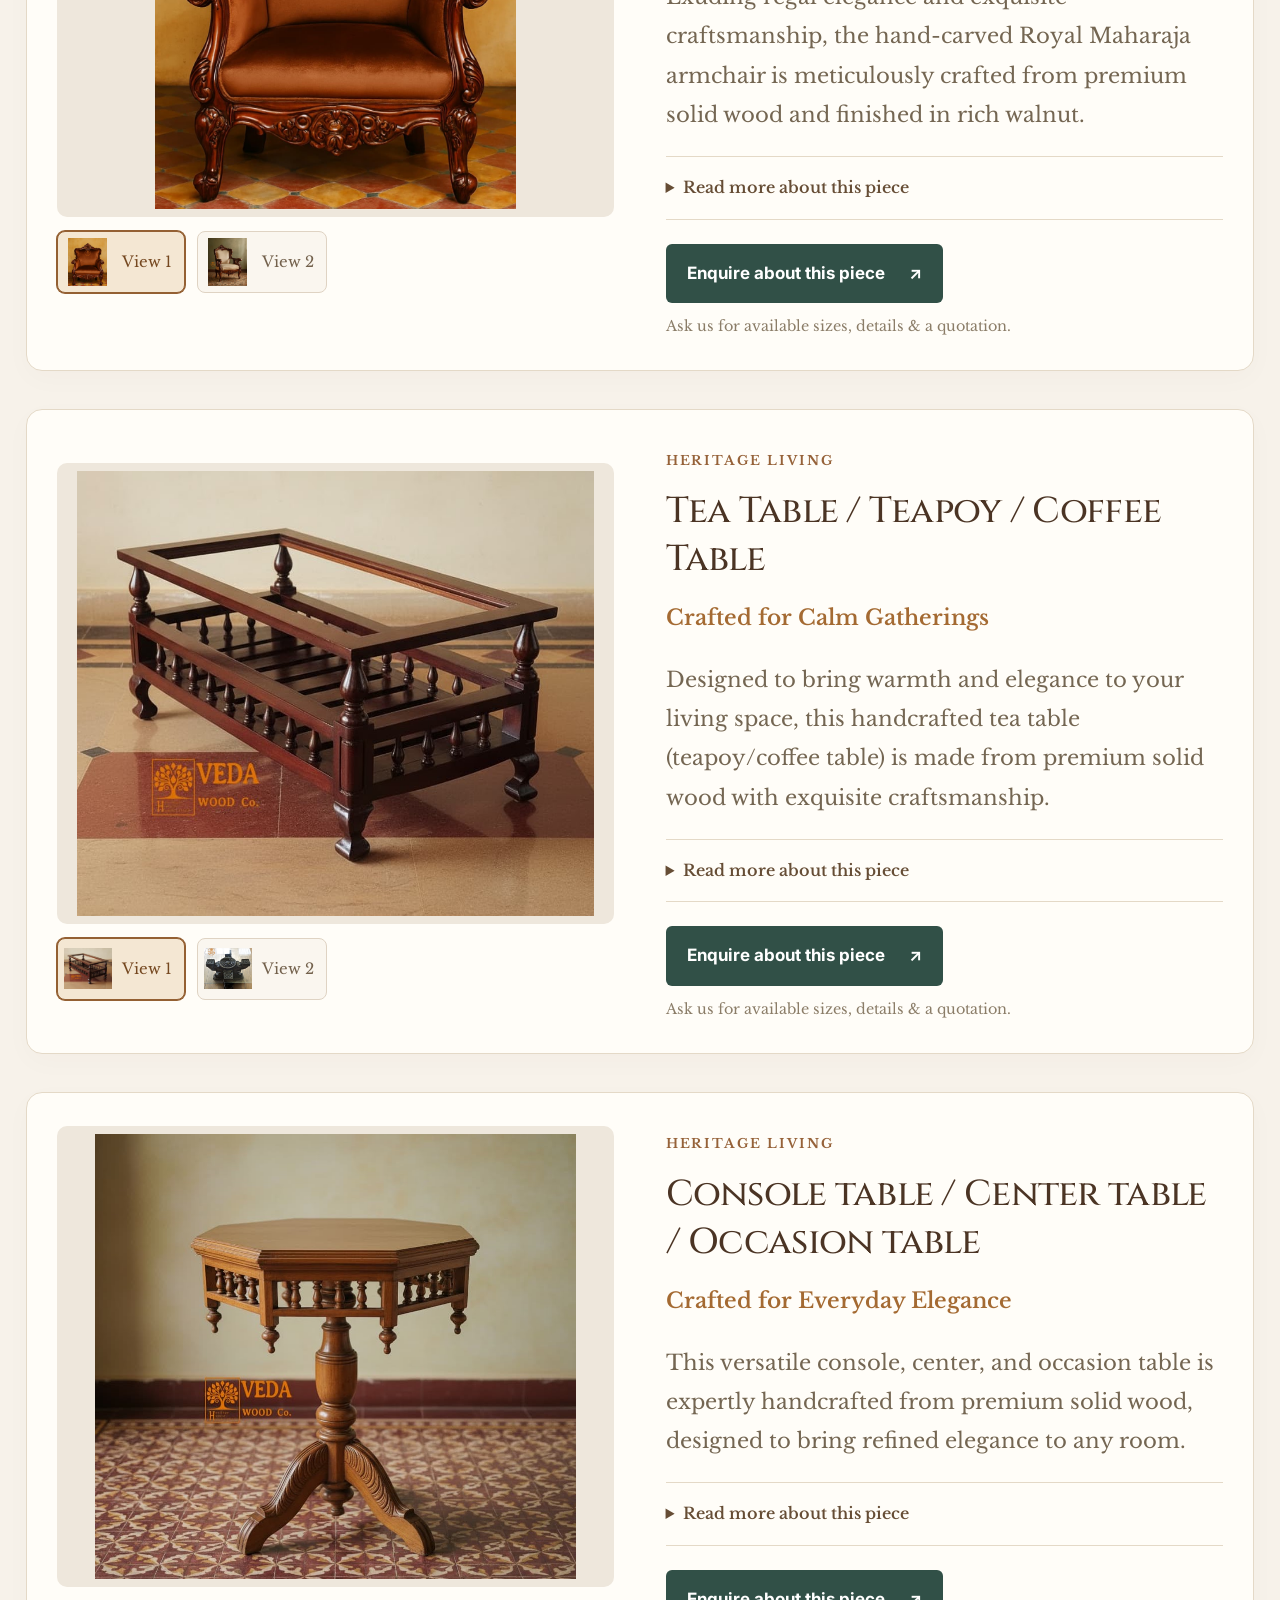
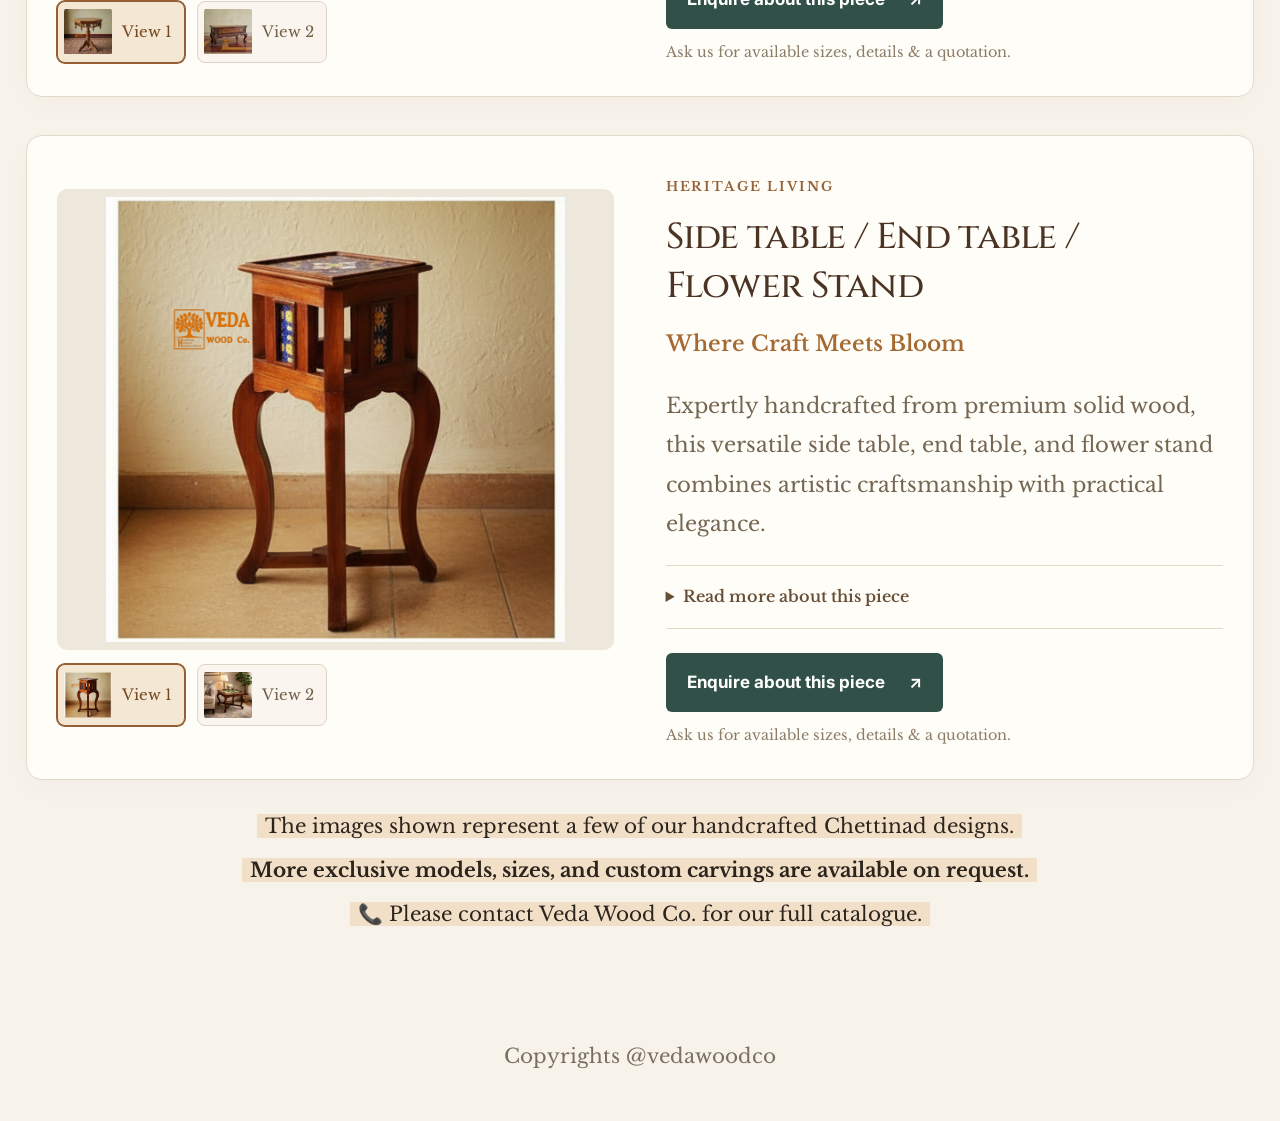
<file: veda-wood-co/products-1.html>
<!doctype html>
<html lang="en" class="catalogue-document">
<head>
  <meta charset="utf-8">
  <meta name="viewport" content="width=device-width, initial-scale=1">
  <title>Heritage Living | Veda Wood Co</title>
  <meta name="description" content="Antique wooden furniture, carved teakwood doors, pillars, swings, sofas, and heritage wooden products by Veda Wood Co.">
  <link rel="stylesheet" href="assets/css/styles.css">
</head>
<body>
  <div class="topbar">Explore handcrafted antique wooden furniture, carved teakwood doors, pillars, swings, and heritage wooden products by Veda Wood Co.</div>
  <header class="site-header">
    <div class="container navbar">
      <a class="logo" href="index.html">
        <img src="assets/img/veda-badge.svg" alt="Veda Wood Co symbol">
        <span class="logo-text">
          <strong>Chettinad Antique Wooden Furniture</strong>
          <span>Veda Wood Co</span>
        </span>
      </a>
      <nav class="nav-links" id="site-nav">
        <a href="index.html">Home</a>
        <a class="active" href="products-1.html">Heritage Living</a>
        <a href="products-2.html">Bedroom & Home</a>
        <a href="contact.html">Contact Us</a>
      </nav>
      <div class="nav-utils"><button class="search-icon" type="button" aria-label="Search furniture" aria-haspopup="dialog"><svg width="21" height="21" viewBox="0 0 24 24" fill="none" stroke="currentColor" stroke-width="1.7" aria-hidden="true"><circle cx="10.5" cy="10.5" r="6.5"/><path d="m16 16 4.5 4.5"/></svg></button><button class="menu-toggle" id="menu-toggle" aria-label="Toggle menu" aria-controls="site-nav" aria-expanded="false">☰</button></div>
    </div>
  </header>
  <main>
    <section class="page-hero">
      <div class="container">
        <div class="breadcrumb">Home · Heritage Living</div>
        <h1>Antique Wooden Furniture &amp; Carved Doors | Veda Wood Co</h1>
        <p>Discover carved doors, heritage pillars, teak sofas, traditional swings, handcrafted chairs, and wooden tables inspired by Chettinad artistry.</p>
      </div>
    </section>
    <section class="section">
      <div class="container">
        <div class="product-sections" id="product-list" data-page="1"></div>
        <div class="product-note">
          <p>The images shown represent a few of our handcrafted Chettinad designs.</p><br>
          <p><strong>More exclusive models, sizes, and custom carvings are available on request.</strong></p><br>
          <p>📞 Please contact Veda Wood Co. for our full catalogue.</p>
        </div>
      </div>
    </section>
  </main>
  <footer class="footer"><div class="container"><p>Copyrights @vedawoodco</p></div></footer>
  <a class="whatsapp-float" href="https://wa.me/918903204050" target="_blank" rel="noopener" aria-label="Chat on WhatsApp">✆</a>
  <script src="assets/js/data.js"></script>
  <script src="assets/js/main.js"></script>
</body>
</html>
</file>
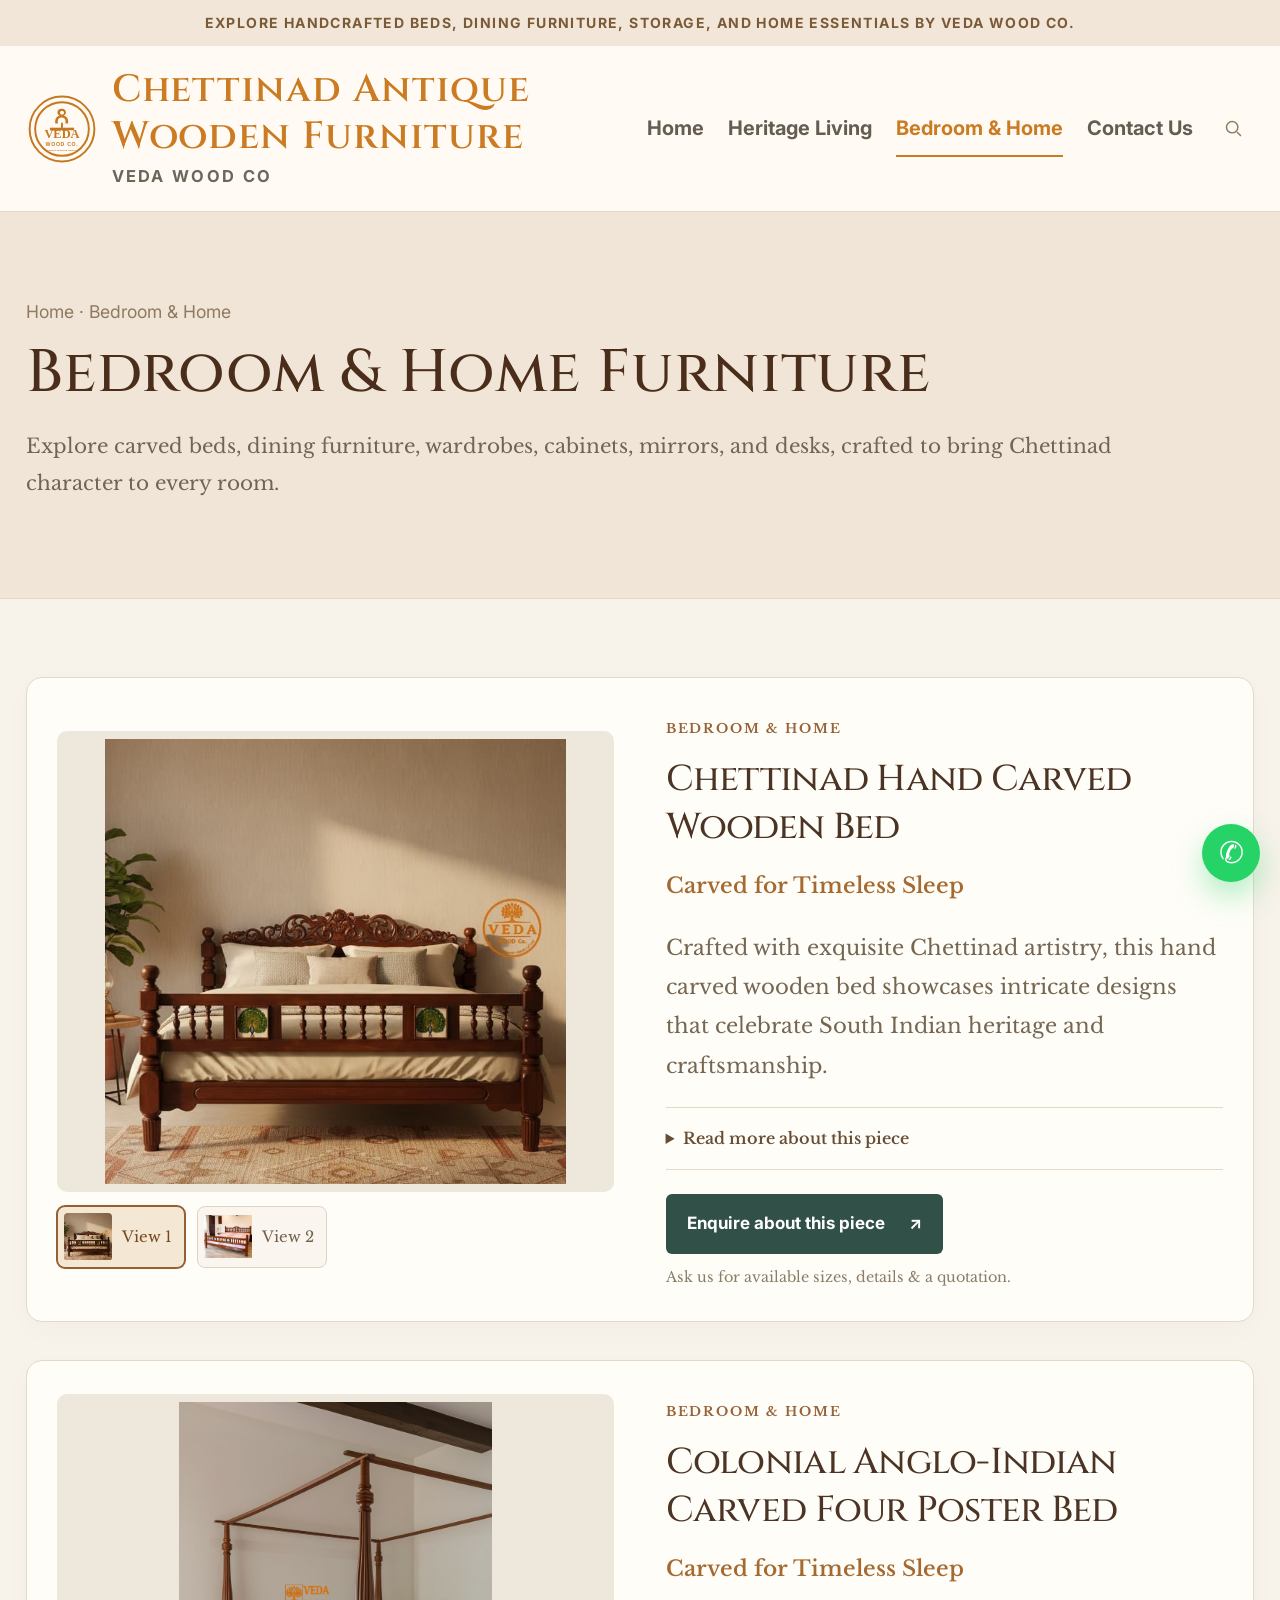
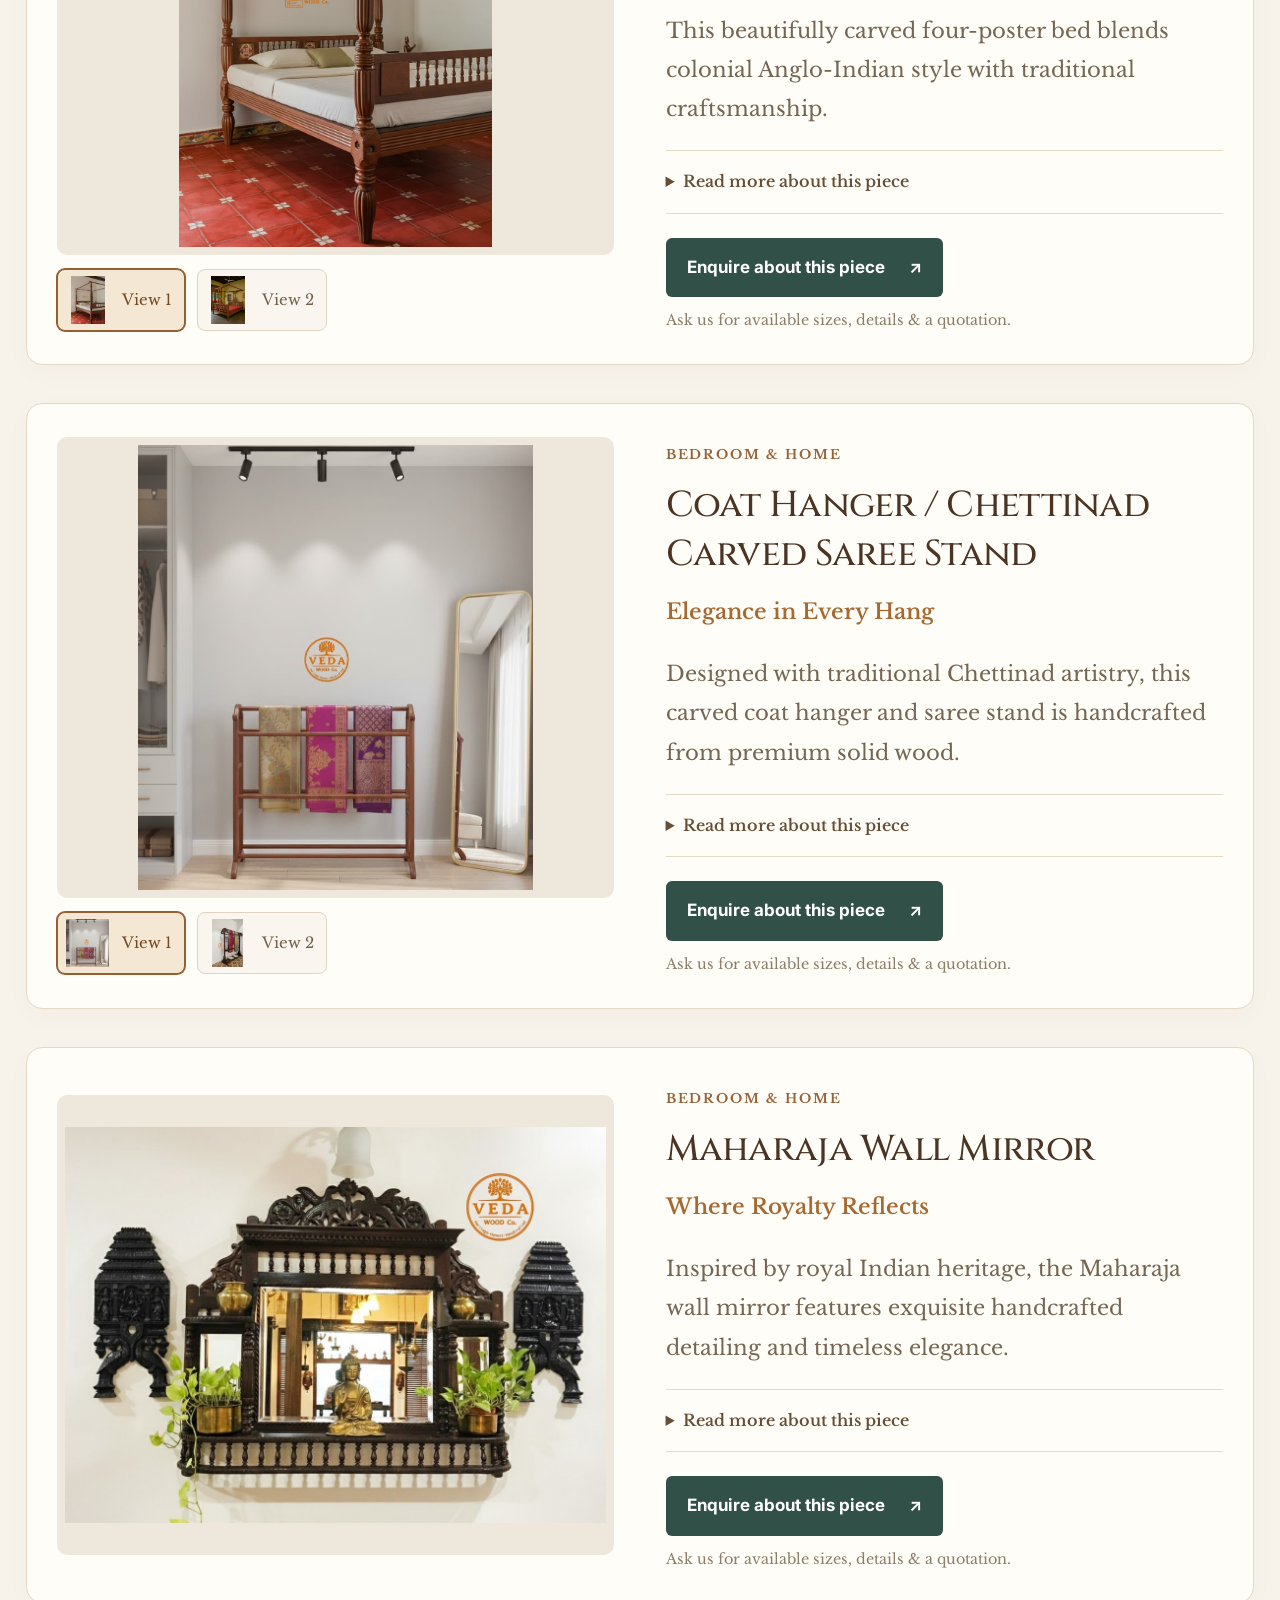
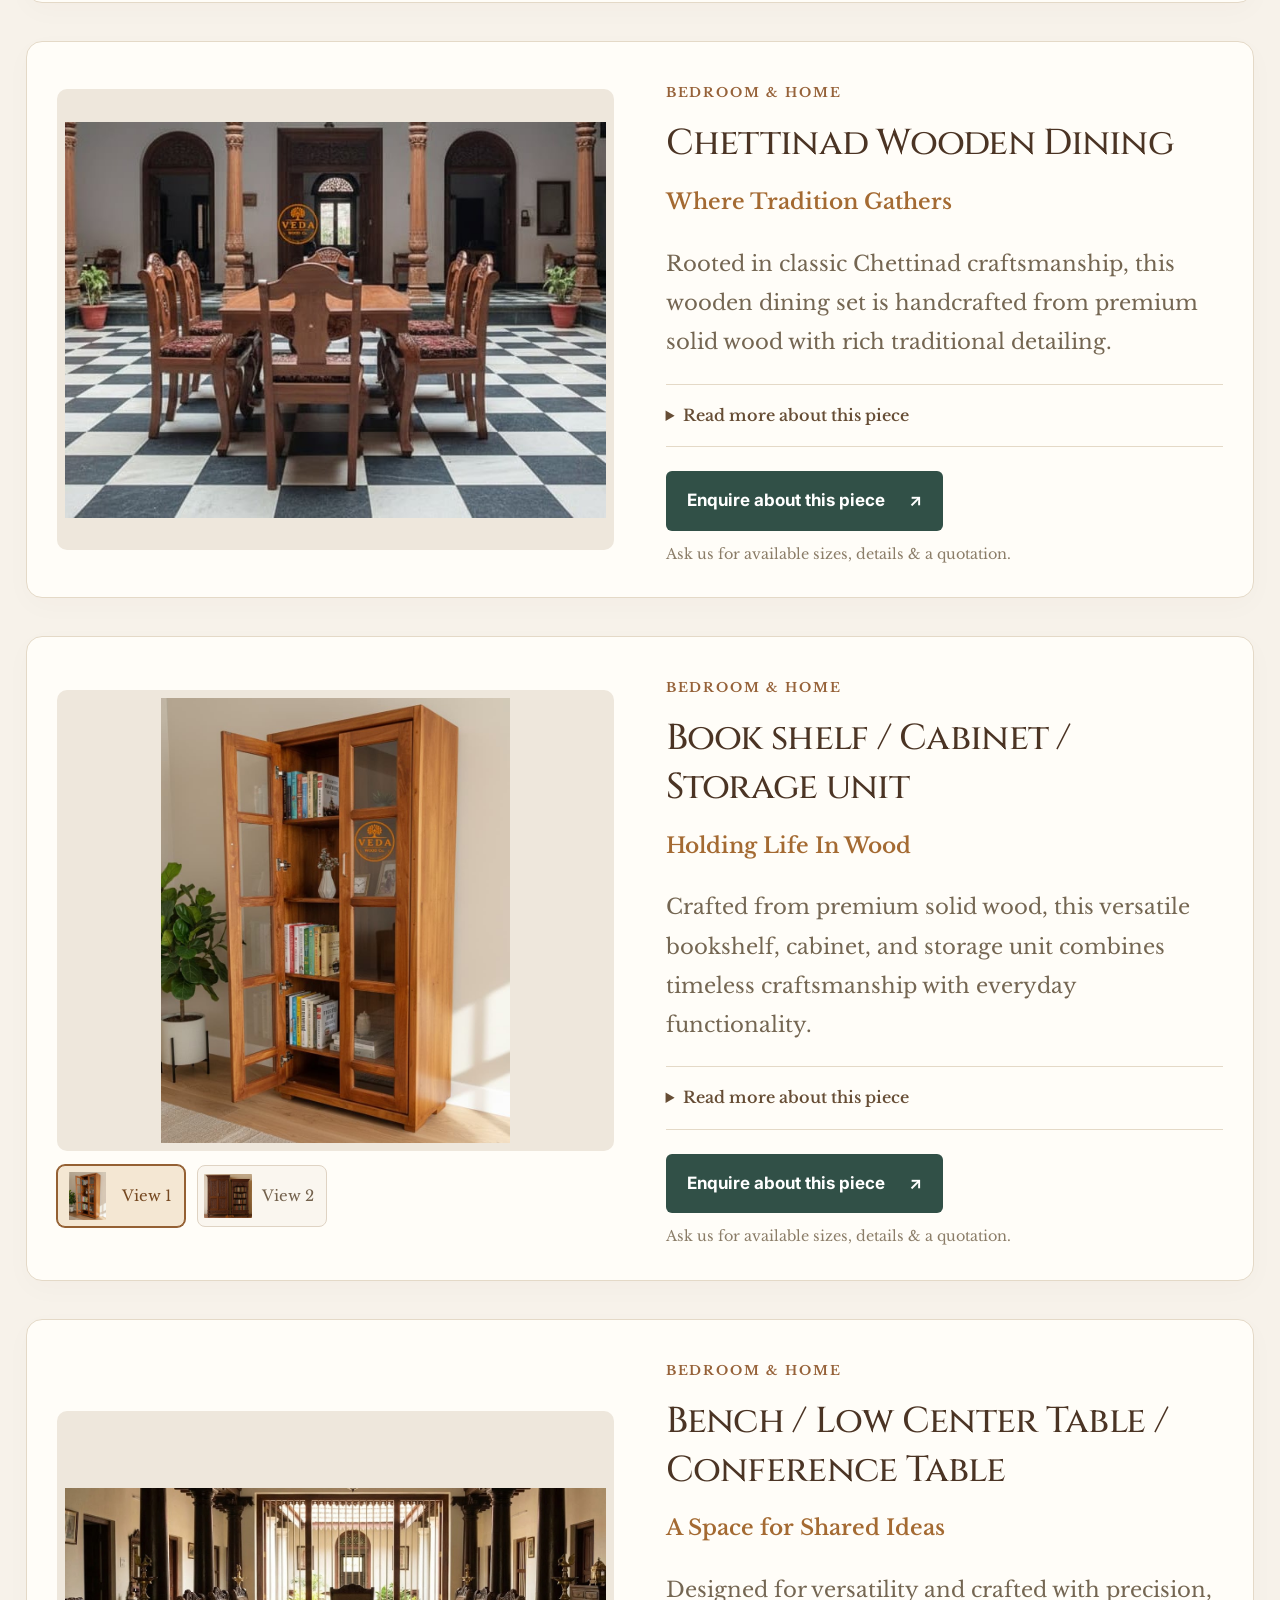
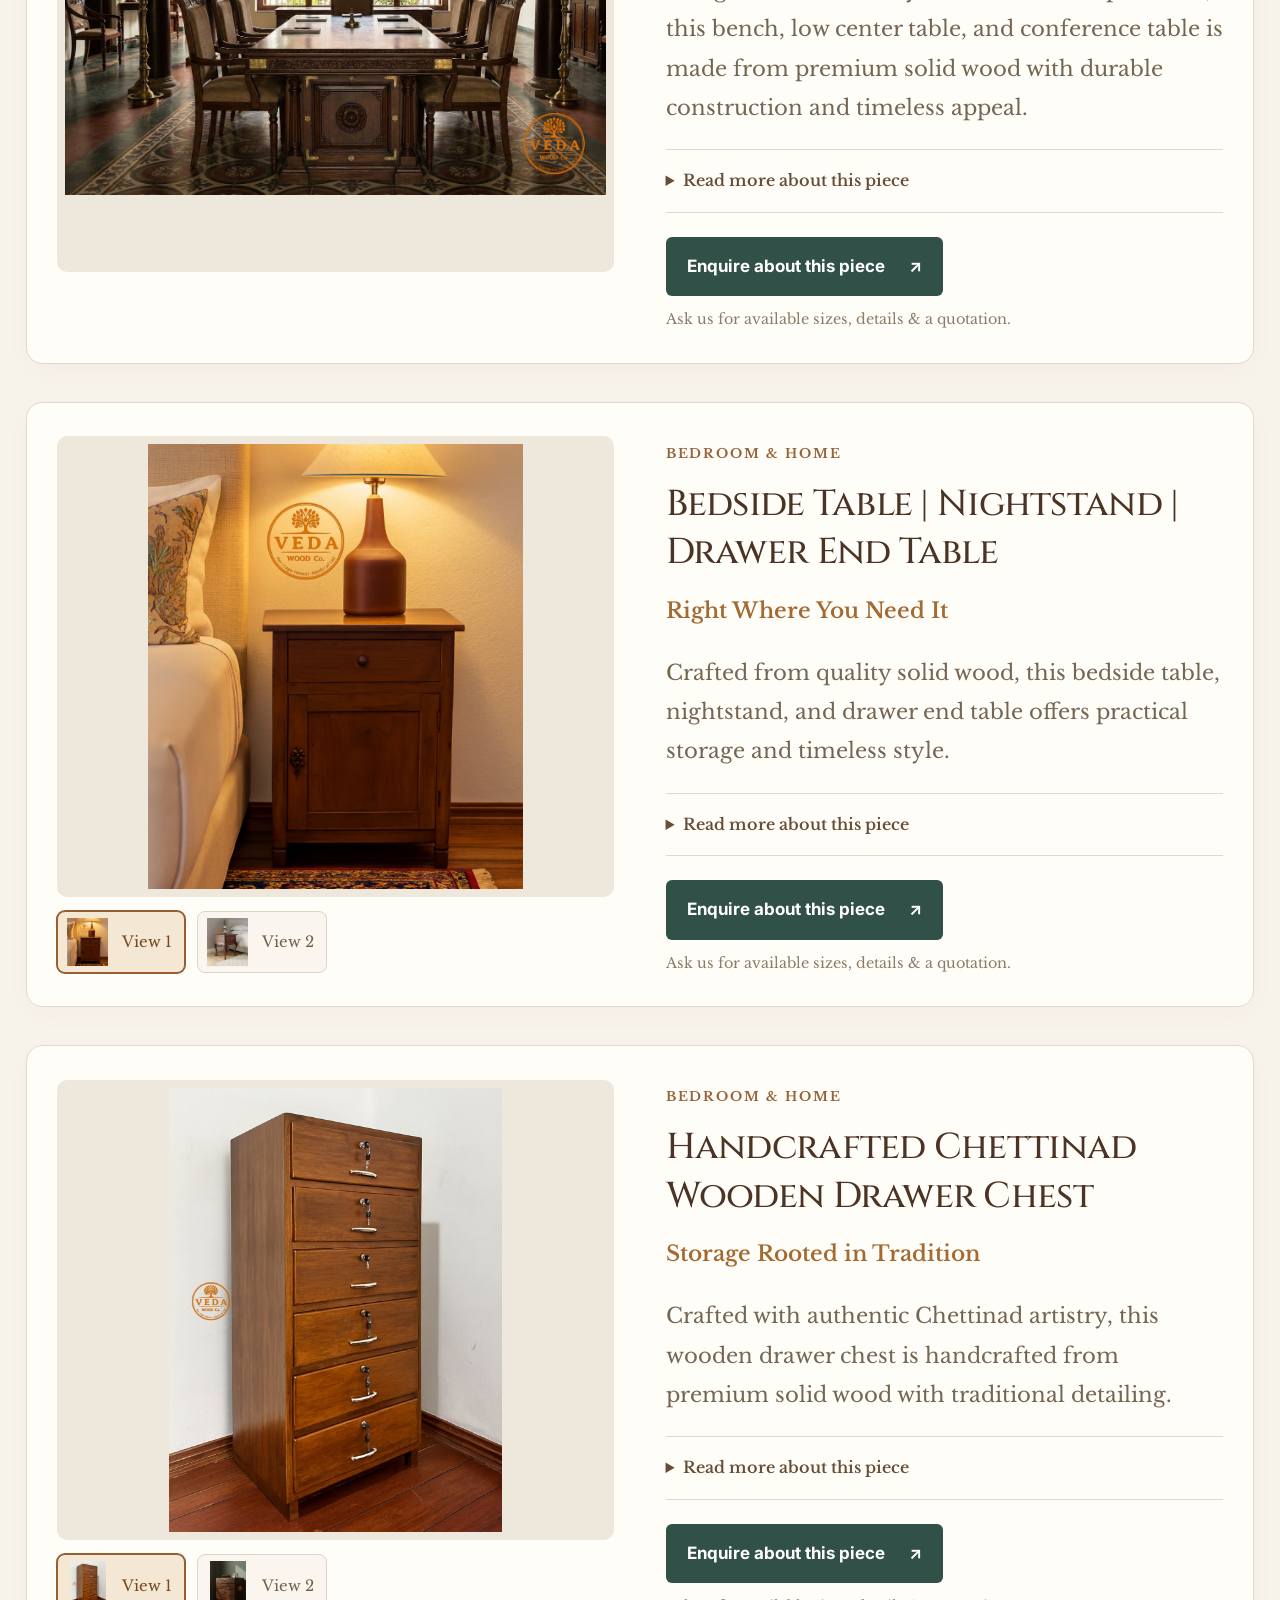
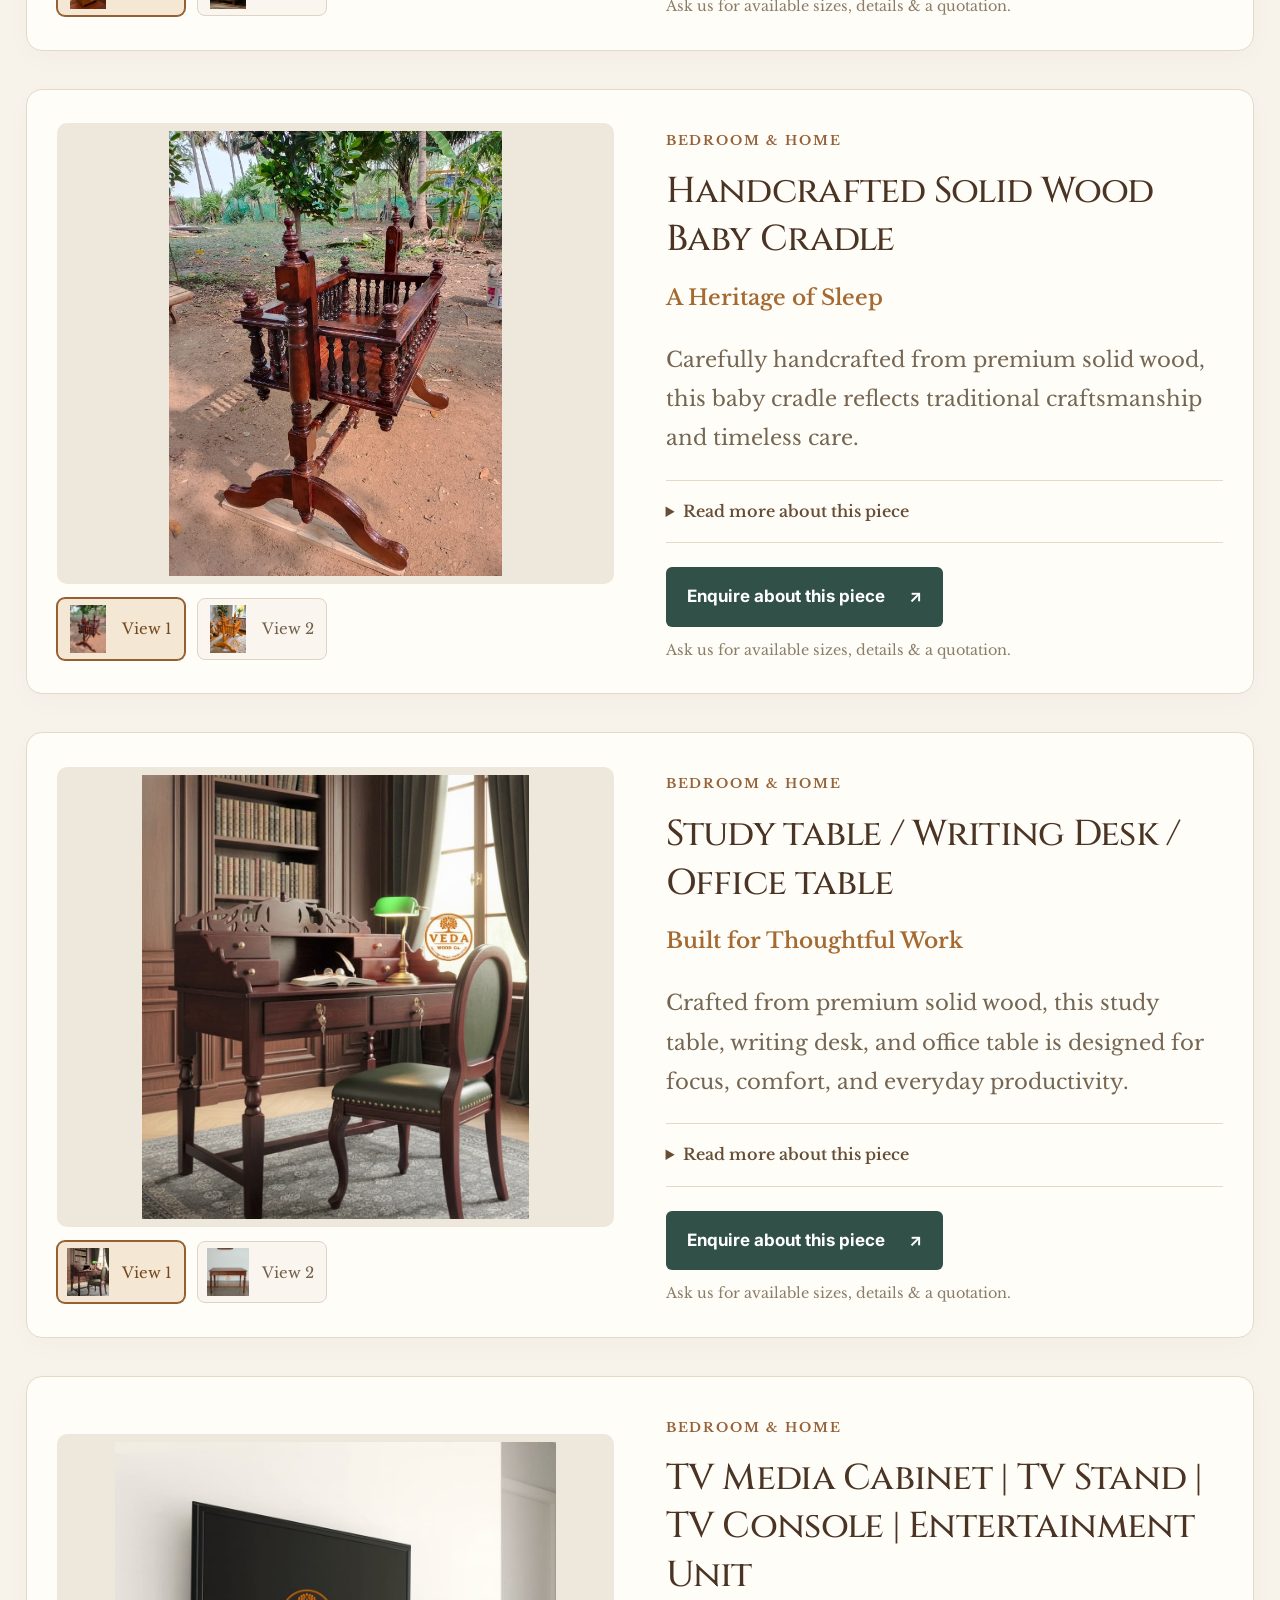
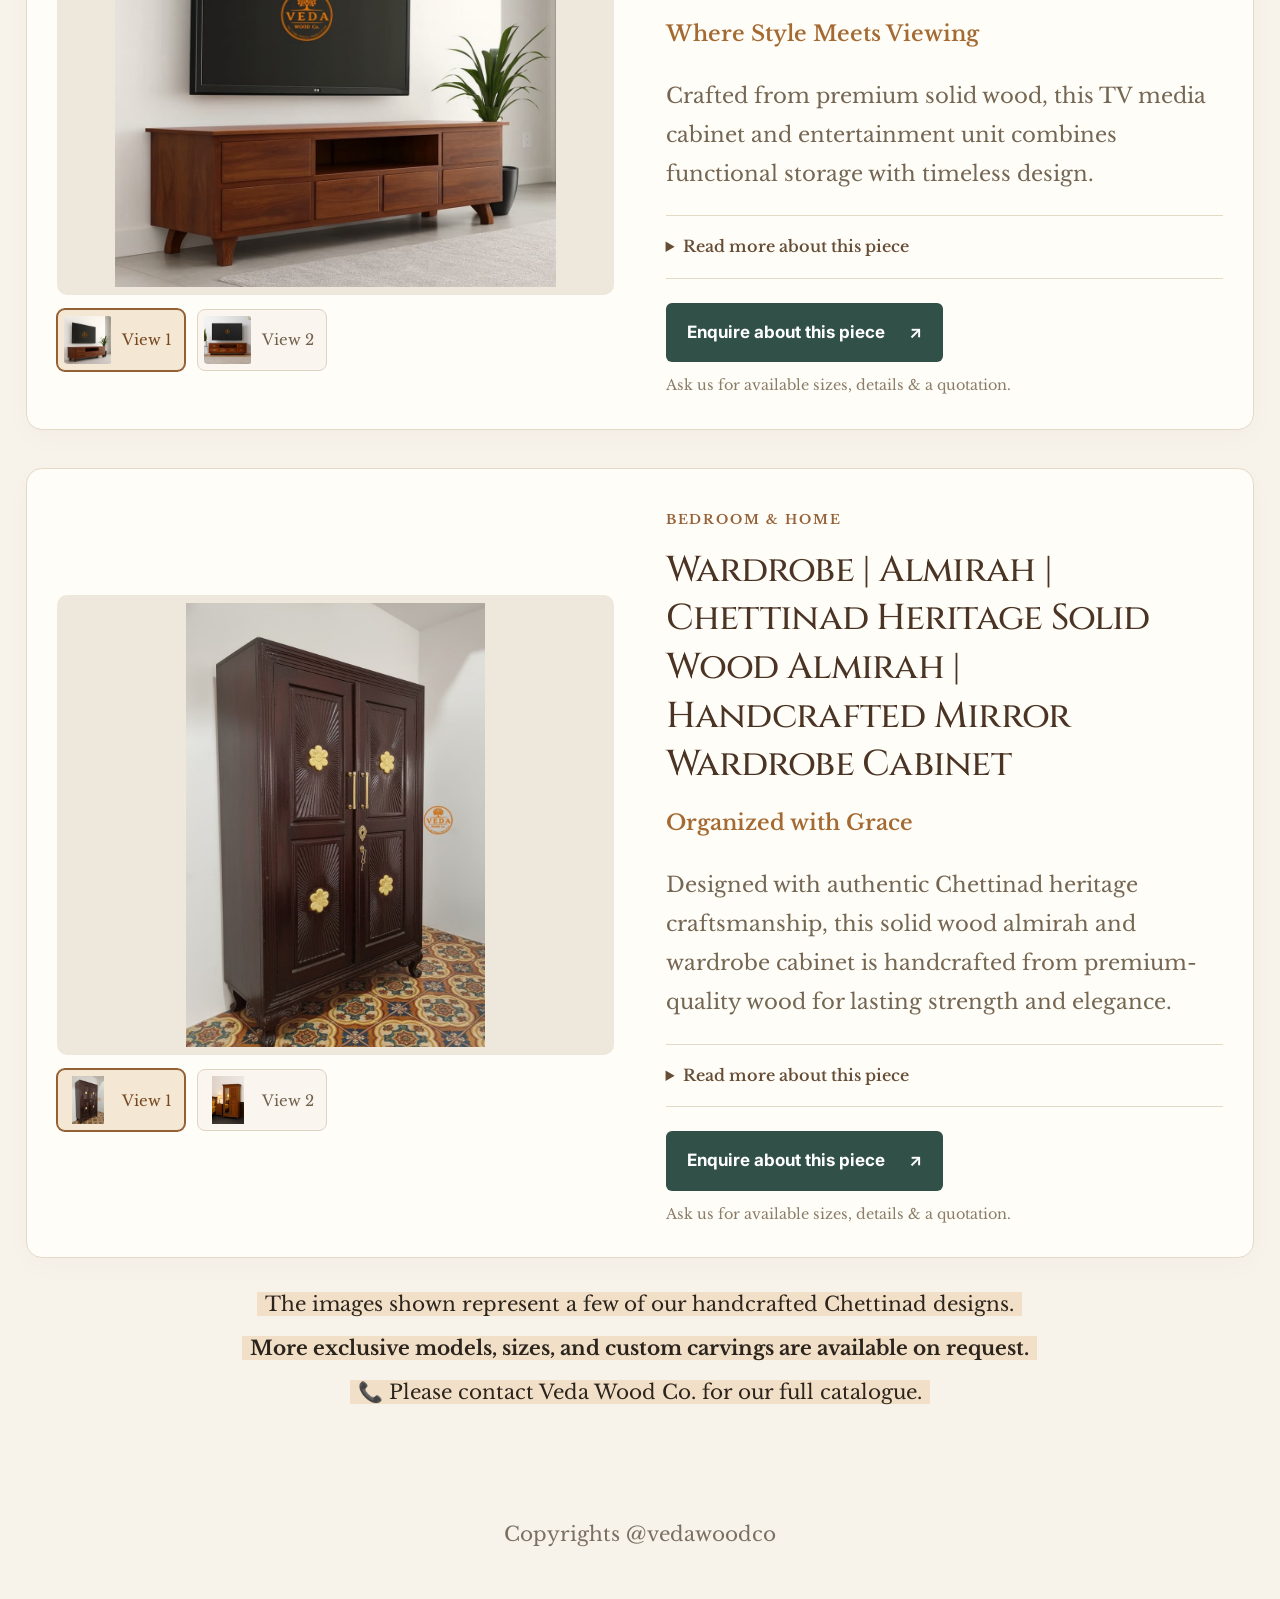
<file: veda-wood-co/products-2.html>
<!doctype html>
<html lang="en" class="catalogue-document">
<head>
  <meta charset="utf-8">
  <meta name="viewport" content="width=device-width, initial-scale=1">
  <title>Bedroom & Home | Veda Wood Co</title>
  <meta name="description" content="Handcrafted wooden beds, dining sets, wardrobes, cabinets, mirrors, desks, and home furniture by Veda Wood Co.">
  <link rel="stylesheet" href="assets/css/styles.css">
</head>
<body>
  <div class="topbar">Explore handcrafted beds, dining furniture, storage, and home essentials by Veda Wood Co.</div>
  <header class="site-header">
    <div class="container navbar">
      <a class="logo" href="index.html">
        <img src="assets/img/veda-badge.svg" alt="Veda Wood Co symbol">
        <span class="logo-text">
          <strong>Chettinad Antique Wooden Furniture</strong>
          <span>Veda Wood Co</span>
        </span>
      </a>
      <nav class="nav-links" id="site-nav">
        <a href="index.html">Home</a>
        <a href="products-1.html">Heritage Living</a>
        <a class="active" href="products-2.html">Bedroom & Home</a>
        <a href="contact.html">Contact Us</a>
      </nav>
      <div class="nav-utils"><button class="search-icon" type="button" aria-label="Search furniture" aria-haspopup="dialog"><svg width="21" height="21" viewBox="0 0 24 24" fill="none" stroke="currentColor" stroke-width="1.7" aria-hidden="true"><circle cx="10.5" cy="10.5" r="6.5"/><path d="m16 16 4.5 4.5"/></svg></button><button class="menu-toggle" id="menu-toggle" aria-label="Toggle menu" aria-controls="site-nav" aria-expanded="false">☰</button></div>
    </div>
  </header>
  <main>
    <section class="page-hero">
      <div class="container">
        <div class="breadcrumb">Home · Bedroom & Home</div>
        <h1>Bedroom &amp; Home Furniture</h1>
        <p>Explore carved beds, dining furniture, wardrobes, cabinets, mirrors, and desks, crafted to bring Chettinad character to every room.</p>
      </div>
    </section>
    <section class="section">
      <div class="container">
        <div class="product-sections" id="product-list" data-page="2"></div>
        <div class="product-note">
          <p>The images shown represent a few of our handcrafted Chettinad designs.</p><br>
          <p><strong>More exclusive models, sizes, and custom carvings are available on request.</strong></p><br>
          <p>📞 Please contact Veda Wood Co. for our full catalogue.</p>
        </div>
      </div>
    </section>
  </main>
  <footer class="footer"><div class="container"><p>Copyrights @vedawoodco</p></div></footer>
  <a class="whatsapp-float" href="https://wa.me/918903204050" target="_blank" rel="noopener" aria-label="Chat on WhatsApp">✆</a>
  <script src="assets/js/data.js"></script>
  <script src="assets/js/main.js"></script>
</body>
</html>
</file>
<file: veda-wood-co/assets/css/styles.css>
@import url('https://fonts.googleapis.com/css2?family=Cinzel:wght@400;500;600;700&family=Libre+Baskerville:ital,wght@0,400;0,700;1,400&family=Inter:wght@400;500;600;700;800&display=swap');
:root{
  --font-display:'Cinzel',Georgia,serif;
  --font-reading:'Libre Baskerville',Georgia,serif;
  --font-ui:'Inter',system-ui,sans-serif;
  --bg:#f7f2ea;
  --paper:#fffdf8;
  --line:#e4d9c7;
  --text:#2b241d;
  --muted:#6e655b;
  --brand:#cb7b21;
  --brand-dark:#a96214;
  --brown:#4b2d1b;
  --shadow:0 18px 50px rgba(63,39,13,.1);
}
*{box-sizing:border-box}
html{scroll-behavior:smooth}
body{margin:0;background:var(--bg);color:var(--text);font:16px/1.85 var(--font-reading)}
a{text-decoration:none;color:inherit}
img{display:block;width:100%;height:100%;object-fit:cover}
h1,h2,h3,h4{font-family:var(--font-display);margin:0 0 12px;color:var(--brown)}
p{margin:0 0 12px}
.container{width:calc(100% - clamp(32px, 4vw, 64px));margin:0 auto}
.topbar{background:#f1e6d7;color:#7b5a38;text-align:center;font-size:12px;padding:8px 12px;font-weight:700;letter-spacing:.1em;text-transform:uppercase}
.site-header{position:sticky;top:0;z-index:99;background:rgba(255,251,245,.95);backdrop-filter:blur(14px);border-bottom:1px solid var(--line)}
.navbar{display:flex;flex-wrap:wrap;align-items:center;justify-content:space-between;gap:20px;padding:14px 0}
.logo{display:flex;flex:1 1 460px;align-items:center;gap:14px;min-width:0}
.logo img{width:64px;height:64px;flex:0 0 64px;object-fit:contain}
.logo-text{min-width:0}
.logo-text strong{display:block;font-size:1.9rem;line-height:1.25;color:var(--brand);font-family:var(--font-display);white-space:normal;overflow-wrap:break-word}
.logo-text span{display:block;font-size:.82rem;color:var(--muted);font-weight:700;letter-spacing:.14em;text-transform:uppercase}
.nav-links{display:flex;flex-shrink:0;align-items:center;gap:24px;font-weight:700}
.nav-links a{position:relative;color:#655c52}
.nav-links a.active,.nav-links a:hover{color:var(--brand)}
.nav-links a.active::after,.nav-links a:hover::after{content:'';position:absolute;left:0;bottom:-10px;width:100%;height:2px;background:var(--brand)}
.nav-utils{display:flex;align-items:center;gap:14px}
.search-icon{display:grid;place-items:center;padding:10px;border:0;background:transparent;color:#8e7b66;cursor:pointer;border-radius:50%}
.search-icon:hover{background:#efe5d8;color:var(--brand-dark)}
.search-dialog{width:min(640px,calc(100% - 28px));max-height:85dvh;padding:24px;border:1px solid var(--line);border-radius:18px;background:var(--paper);color:var(--text);box-shadow:var(--shadow)}
.search-dialog::backdrop{background:rgba(35,25,15,.55)}
.search-heading{display:flex;justify-content:space-between;align-items:center;gap:16px;margin-bottom:16px}
.search-heading h2{font-size:1.4rem;margin:0}
.search-close{border:0;background:transparent;font-size:2rem;cursor:pointer;color:var(--muted);padding:0 8px}
.search-dialog label{display:block;font-size:.85rem;margin-bottom:8px}
.search-dialog input{font-size:16px}
.search-status{font-size:.85rem;color:var(--muted);margin:16px 0}
.search-results{display:grid;gap:8px}
.search-result{display:flex;gap:16px;align-items:center;padding:12px;border:1px solid var(--line);border-radius:8px}
.search-result:hover{background:#f1e6d7}
.search-result img{width:72px;height:72px;flex-shrink:0;object-fit:contain;background:#efe8de;border-radius:4px}
.search-result strong{display:block;font-size:.9rem;line-height:1.5}
.search-result small{display:block;color:var(--muted);margin-top:4px}
.search-dialog :focus-visible,.search-icon:focus-visible{outline:2px solid var(--brand);outline-offset:3px}
.menu-toggle{display:none;border:0;background:none;font-size:2rem;line-height:1}
.hero{position:relative;min-height:78vh;display:flex;align-items:center;color:#fff;overflow:hidden;background:#1e1610}
.hero::before{content:'';position:absolute;inset:0;background:linear-gradient(90deg,rgba(32,19,10,.82),rgba(32,19,10,.3) 58%,rgba(32,19,10,.15)),url('https://images.unsplash.com/photo-1505693416388-ac5ce068fe85?auto=format&fit=crop&w=1600&q=85') center/cover}
.hero .container{position:relative;z-index:1;padding:90px 0}
.hero-badge{display:inline-flex;align-items:center;gap:14px;background:rgba(255,255,255,.12);padding:10px 18px;border:1px solid rgba(255,255,255,.18);border-radius:999px;font-weight:700;text-transform:uppercase;letter-spacing:.08em;font-size:.76rem}
.hero-badge img{width:38px;height:38px}
.hero h1{font-size:clamp(2.6rem,5vw,5rem);line-height:1.12;color:#fff;max-width:720px;margin:24px 0 16px}
.hero p{max-width:640px;font-size:1.08rem;color:#f3e6d8}
.hero-actions{display:flex;gap:14px;flex-wrap:wrap;margin-top:28px}
.btn{display:inline-flex;align-items:center;justify-content:center;padding:14px 22px;border-radius:999px;font-weight:700;border:1px solid transparent;transition:.25s ease}
.btn:hover{transform:translateY(-2px)}
.btn-primary{background:var(--brand);color:#fff}
.btn-primary:hover{background:var(--brand-dark)}
.btn-outline{border-color:#fff;color:#fff;background:transparent}
.section{padding:78px 0}
.section.alt{background:#f4ede2}
.section-heading{display:flex;align-items:end;justify-content:space-between;gap:30px;margin-bottom:28px}
.section-heading p{max-width:520px;color:var(--muted)}
.eyebrow{display:inline-block;font-size:.82rem;color:var(--brand);font-weight:800;letter-spacing:.14em;text-transform:uppercase;margin-bottom:12px}
.intro-grid{display:grid;grid-template-columns:1.15fr .85fr;gap:42px;align-items:center}
.intro-card{background:var(--paper);padding:34px;border:1px solid var(--line);box-shadow:var(--shadow);border-radius:22px}
.intro-points{display:grid;gap:18px}
.point{padding:18px 0;border-top:1px solid var(--line)}
.point:first-child{border-top:0;padding-top:0}
.featured-grid{display:grid;grid-template-columns:repeat(3,1fr);gap:22px}
.feature-card{background:var(--paper);border:1px solid var(--line);border-radius:20px;overflow:hidden;box-shadow:var(--shadow)}
.feature-card__image{position:relative;height:270px}
.feature-card__image img{object-fit:contain;background:var(--paper)}
.feature-card__body{padding:22px}
.feature-card h3{font-size:1.3rem;line-height:1.35}
.feature-card p{color:var(--muted)}
.mini-label{font-size:.74rem;font-weight:800;color:var(--brand);text-transform:uppercase;letter-spacing:.12em;margin-bottom:10px}
.text-link{display:inline-flex;align-items:center;gap:10px;color:var(--brand);font-weight:800;margin-top:6px}
.page-hero{background:#f0e5d6;padding:68px 0;border-bottom:1px solid var(--line)}
.page-hero h1{font-size:clamp(2.3rem,4.3vw,3.7rem)}
.page-hero p{max-width:920px;color:var(--muted)}
.breadcrumb{font-size:.88rem;color:#8f7a61}
.product-sections{display:grid;gap:38px}
.product-detail{display:grid;grid-template-columns:280px minmax(0,1fr) 280px;gap:32px;align-items:start;padding:6px 0 28px;border-bottom:1px solid var(--line)}
.product-detail{scroll-margin-top:190px}
.product-detail.product-detail--single{grid-template-columns:minmax(260px,.85fr) minmax(0,1.5fr)}
.product-detail.product-detail--single .detail-image:first-child,.product-detail.product-detail--single .detail-copy{order:initial}
.product-detail.reverse .detail-image:first-child{order:3}
.product-detail.reverse .detail-copy{order:2}
.product-detail.reverse .detail-image--secondary{order:1}
.detail-image{position:relative;height:310px;border-radius:8px;overflow:hidden;background:#efe8de;border:1px solid var(--line)}
.detail-image img{object-fit:contain}
.detail-copy h2{font-size:2rem;color:var(--brand);margin-bottom:6px}
.detail-copy h3{font-size:1.08rem;color:var(--brand-dark);font-family:'Inter',sans-serif;font-weight:800;letter-spacing:.03em;margin-bottom:18px}
.detail-copy p{font-size:1.06rem;line-height:1.9;color:#4a433c}
.detail-actions{margin-top:18px}
.veda-stamp{position:absolute;left:14px;bottom:14px;width:70px;height:70px;border-radius:50%;background:rgba(255,250,243,.92);padding:5px;box-shadow:0 8px 18px rgba(0,0,0,.12)}
.veda-stamp img{width:100%;height:100%;object-fit:contain}
.product-note{margin-top:24px;text-align:center;font-size:1rem}
.product-note p{display:inline;background:#f2dfc7;box-shadow:8px 0 0 #f2dfc7,-8px 0 0 #f2dfc7;line-height:2.2}
.footer{padding:24px 0 34px;text-align:center;color:#7a6f61}
.contact-grid{display:grid;grid-template-columns:.85fr 1.15fr;gap:32px}
.contact-card,.form-card{background:var(--paper);border:1px solid var(--line);border-radius:22px;box-shadow:var(--shadow);padding:30px}
.contact-list{display:grid;gap:18px;margin-top:22px}
.contact-item strong{display:block;color:var(--brand);margin-bottom:6px;font-size:.82rem;text-transform:uppercase;letter-spacing:.1em}
.form-grid{display:grid;grid-template-columns:1fr 1fr;gap:16px}
#enquiry-form > button[type="submit"]{margin-top:24px}
.field{display:grid;gap:8px}.field.full{grid-column:1/-1}
input,textarea,select{width:100%;padding:13px 14px;border:1px solid #d8cab5;border-radius:12px;background:#fffdf9;font:inherit}
textarea{min-height:150px;resize:vertical}
.map-frame{width:100%;height:360px;border:0;border-top:1px solid var(--line)}
.whatsapp-float{position:fixed;right:20px;bottom:18px;width:58px;height:58px;border-radius:50%;display:grid;place-items:center;background:#25d366;color:#fff;font-size:1.5rem;box-shadow:0 14px 30px rgba(37,211,102,.35);z-index:90}
.reveal{opacity:0;transform:translateY(26px);transition:all .6s ease}.reveal.visible{opacity:1;transform:none}
@media (max-width:1100px){
  .featured-grid{grid-template-columns:repeat(2,1fr)}
  .product-detail{grid-template-columns:220px minmax(0,1fr) 220px}
}
@media (max-width:900px){
  .navbar{flex-wrap:wrap}
  .logo{flex:1 1 0}
  .menu-toggle{display:block}
  .nav-links{display:none;order:3;width:100%;flex-direction:column;align-items:flex-start;padding:10px 0 0;gap:14px}
  .nav-links.open{display:flex}
  .nav-utils{margin-left:auto}
  .intro-grid,.contact-grid{grid-template-columns:1fr}
  .product-detail,.product-detail.reverse,.product-detail.product-detail--single{grid-template-columns:1fr}
  .product-detail.reverse .detail-image:first-child,.product-detail.reverse .detail-copy,.product-detail.reverse .detail-image--secondary{order:initial}
  .detail-image{height:300px}
}
@media (max-width:640px){
  .container{width:calc(100% - 26px)}
  .navbar{gap:12px}
  .logo{gap:10px}
  .logo-text strong{font-size:1.25rem}
  .logo-text span{font-size:.68rem;letter-spacing:.08em;line-height:1.5}
  .logo img{width:46px;height:46px;flex-basis:46px}
  .hero .container{padding:70px 0}
  .hero h1{font-size:2.35rem}
  .featured-grid{grid-template-columns:1fr}
  .section-heading{flex-direction:column;align-items:flex-start}
  .form-grid{grid-template-columns:1fr}
  .field.full{grid-column:auto}
  .product-note{font-size:.92rem}
}
.catalogue-item{display:grid;grid-template-columns:minmax(0,1fr) minmax(0,1fr);gap:clamp(28px,4vw,64px);padding:30px;background:#fffdf8;border:1px solid var(--line);border-radius:16px;scroll-margin-top:150px;align-items:center;box-shadow:0 8px 28px #49301c06}
.catalogue-main{height:clamp(460px,36vw,620px);background:#eee7dc;border-radius:10px;overflow:hidden;padding:8px}
.catalogue-main img{object-fit:contain}
.catalogue-thumbnails{display:flex;gap:12px;margin-top:14px}
.catalogue-thumbnails button{display:flex;align-items:center;gap:10px;padding:6px 12px 6px 6px;border:1px solid #dfd3c3;background:#faf6ef;border-radius:8px;color:#73614c;cursor:pointer;font:inherit;font-size:.75rem}
.catalogue-thumbnails button[aria-pressed=true]{border-color:#946033;box-shadow:0 0 0 1px #946033;color:#754820;background:#f4e7d3}
.catalogue-thumbnails img{width:48px;height:48px;object-fit:contain;border-radius:4px}
.catalogue-category{display:inline-block;font-size:.65rem;font-weight:700;letter-spacing:.15em;text-transform:uppercase;color:#966239;margin-bottom:14px}
.catalogue-copy h2{font-size:clamp(1.8rem,2.4vw,2.8rem);line-height:1.35;color:#4b3424;letter-spacing:-.02em;margin-bottom:14px}
.catalogue-subtitle{color:#a46a32;font-size:1.08rem;font-weight:600;margin-bottom:22px}
.catalogue-introduction,.catalogue-description p{font-size:1.06rem;color:#746652;line-height:1.85;max-width:720px}
.catalogue-description{border-top:1px solid #e4d9c7;border-bottom:1px solid #e4d9c7;margin:22px 0;padding:14px 0}
.catalogue-description summary{cursor:pointer;font-size:.8rem;font-weight:600;color:#664d35;padding:2px 0}
.catalogue-description p{padding-top:14px;margin-bottom:0}
.catalogue-enquiry{margin-top:24px}
.catalogue-enquiry .btn{background:#315047;border-radius:6px;gap:24px;font-size:.85rem;padding:13px 20px}
.catalogue-enquiry .btn:hover{background:#243e36}
.catalogue-enquiry>p{font-size:.72rem;color:#8b7d68;margin:10px 0 0}
.catalogue-item button:focus-visible,.catalogue-item summary:focus-visible{outline:2px solid #946033;outline-offset:4px}
@media(max-width:900px){.catalogue-item{gap:24px;padding:22px}.catalogue-main{height:320px}}
@media(max-width:640px){.catalogue-item{grid-template-columns:1fr;padding:16px;gap:24px;border-radius:12px}.catalogue-main{height:310px}.catalogue-copy{padding:0 4px 8px}.catalogue-copy h2{font-size:1.5rem}.catalogue-subtitle{margin-bottom:16px}}
@media(min-width:1101px){
  html.catalogue-document{font-size:20px}
  .catalogue-document body{font-size:1rem}
  .catalogue-document .topbar{font-size:.7rem;padding:10px 16px}
  .catalogue-document .navbar{padding:20px 0}
  .catalogue-document .logo img{width:72px;height:72px;flex-basis:72px}
  .catalogue-document .page-hero{padding:84px 0}
  .catalogue-document .page-hero h1{font-size:clamp(3rem,4.3vw,3.7rem);line-height:1.45}
  .catalogue-document .page-hero p{max-width:1160px}
  .catalogue-document .catalogue-item{scroll-margin-top:170px}
}
@media (prefers-reduced-motion:reduce){*{scroll-behavior:auto;transition:none!important}}

/* Readable utility text complements the heritage serif typography. */
button,input,select,textarea{font-family:var(--font-ui)}
.nav-links,.btn,.topbar,.eyebrow,.mini-label,.logo-text>span,.breadcrumb,.text-link,.footer-bottom{font-family:var(--font-ui)}
h1,h2,h3,h4{font-weight:500;letter-spacing:.01em}
.logo-text strong{font-weight:600;letter-spacing:.025em}
</file>
<file: veda-wood-co/assets/css/home.css>
.home-page{background:#faf7f0}
.home-page .topbar{background:#423b2d;color:#f7ead6;font-size:10px;letter-spacing:.18em}
.home-page .site-header{background:#faf7f0}
.home-page .logo-text strong{font-size:1.8rem}
.home-page .logo-text span{font-size:.66rem}
.home-page .logo img{width:56px;height:56px;flex-basis:56px}
.home-page .navbar{padding:16px 0}
.home-page .nav-links{font-size:.88rem}
.home-hero{padding:40px 0 48px;background:#f3ede2}
.home-hero-grid{display:grid;grid-template-columns:1fr 1.08fr;gap:clamp(28px,5vw,90px);align-items:center}
.home-hero-copy{padding:24px 0}
.home-hero h1{font-size:clamp(2.6rem,4.1vw,4.8rem);line-height:1.17;font-weight:400;letter-spacing:-.045em;margin:16px 0 24px;color:#3e3226}
.home-hero h1 em{color:#a76430;font-weight:400}
.home-hero-copy>p{color:#756958;max-width:490px;font-size:1rem;line-height:1.9}
.home-page .eyebrow{font-size:.68rem;letter-spacing:.18em;color:#966139}
.home-page .btn{border-radius:4px;font-size:.85rem;padding:15px 22px;gap:22px}
.home-page .btn-primary{background:#8a4e29}
.home-page .btn-primary:hover{background:#6d3c20}
.home-enquiry{font-size:.85rem;border-bottom:1px solid #ad9073;padding:10px 0;color:#594432}
.home-enquiry span{margin-left:12px}
.home-hero .hero-actions{align-items:center;gap:24px}
.hero-signature{display:flex;align-items:center;gap:14px;margin-top:36px;padding-top:22px;border-top:1px solid #d9cdbc;max-width:440px}
.hero-signature>span{font-size:2.5rem;color:#a56b3c;line-height:1}
.hero-signature p{font-size:.74rem;color:#82715e;line-height:1.7;margin:0}
.hero-signature strong{font-weight:500;color:#534734}
.home-hero-visual{margin:0;position:relative;overflow:hidden;border-radius:160px 4px 4px 4px;background:#d8cbb8}
.home-hero-visual>img{height:clamp(420px,36vw,650px);object-fit:cover;object-position:center 62%}
.home-hero-visual figcaption{position:absolute;bottom:0;left:0;right:0;padding:50px 28px 24px;background:linear-gradient(transparent,rgba(32,23,13,.88));color:#fff;display:flex;justify-content:space-between;align-items:center;gap:12px}
.home-hero-visual figcaption span{display:block;font-size:.65rem;text-transform:uppercase;letter-spacing:.16em;color:#e7cfac;margin-bottom:6px}
.home-hero-visual figcaption strong{font-family:var(--font-display);font-size:.95rem;font-weight:400}
.home-hero-visual figcaption a,.collection-arrow{display:grid;place-items:center;flex-shrink:0;width:42px;height:42px;border:1px solid #b7a18b;border-radius:50%;font-size:1.3rem}
.craft-strip{border-top:1px solid #ded4c5;border-bottom:1px solid #ded4c5}
.craft-strip .container{display:flex;justify-content:space-between;align-items:center;gap:20px;padding:20px 0;font-size:.73rem;color:#756652;letter-spacing:.03em}
.craft-strip a{color:#8a4e29}
.home-page h2{font-size:clamp(1.8rem,2.5vw,2.8rem);line-height:1.4;font-weight:400;letter-spacing:-.03em}
.home-page .section-heading p{font-size:.9rem;max-width:360px}
.collection-pair{display:grid;grid-template-columns:1fr 1fr;gap:32px}
.collection-photo{height:clamp(260px,27vw,440px);overflow:hidden;background:#eae1d4}
.collection-photo img{object-fit:contain;transition:transform .4s}
.collection-panel:hover img{transform:scale(1.035)}
.collection-caption{display:flex;justify-content:space-between;gap:20px;align-items:center;padding:24px 0;border-bottom:1px solid #d9cdbc}
.collection-caption .eyebrow{margin-bottom:8px}
.collection-caption h3{font-size:1.65rem;font-weight:400;margin-bottom:6px}
.collection-caption p{font-size:.84rem;color:#756958;margin:0}
.home-page .intro-grid{border-top:1px solid #ded4c5;padding-top:54px;gap:8vw}
.home-page .intro-grid>div>p{max-width:550px;color:#756958;font-size:.95rem}
.home-page .intro-card{background:transparent;box-shadow:none;border:0;border-radius:0;padding:0}
.home-page .point h3{font-size:1.1rem;font-weight:400}
.home-page .point p{font-size:.85rem;color:#756958}
.home-page .feature-card{border-radius:3px;box-shadow:none;background:#faf7f0}
.home-page .feature-card h3{font-size:1.1rem}
.home-page .feature-card p{font-size:.84rem}
.home-page .featured-grid{grid-template-columns:repeat(4,minmax(0,1fr))}
.home-page .feature-card__image{height:250px}
.home-contact{display:flex;align-items:center;justify-content:space-between;gap:30px;padding:64px 0}
.home-contact p{color:#756958;font-size:.9rem}
.home-page .footer{border-top:1px solid #ded4c5;font-size:.78rem}
.home-page a:focus-visible,.home-page button:focus-visible{outline:3px solid #b87c42;outline-offset:5px}
#collections{scroll-margin-top:120px}
@media(max-width:1100px){.home-page .featured-grid{grid-template-columns:repeat(3,minmax(0,1fr))}.home-hero-grid{gap:30px}.home-hero h1{font-size:3rem}.home-enquiry{font-size:.8rem}}
@media(max-width:900px){.home-hero h1{font-size:2.6rem}.craft-strip .container{flex-wrap:wrap;justify-content:center}.home-page .featured-grid{grid-template-columns:repeat(2,minmax(0,1fr))}.home-page .intro-grid{gap:32px}.home-hero-visual{border-top-left-radius:100px}.home-contact{align-items:flex-start;flex-direction:column}}
@media(max-width:640px){.home-page .logo-text strong{font-size:1.3rem}.home-page .logo-text span{font-size:.55rem}.home-page .logo img{width:44px;height:44px;flex-basis:44px}.home-hero{padding:20px 0 28px}.home-hero-grid{grid-template-columns:1fr;gap:24px}.home-hero-copy{padding:12px 0 0}.home-hero h1{font-size:clamp(2.5rem,9vw,3.4rem)}.home-hero-copy>p{font-size:.92rem}.hero-signature{margin-top:24px;padding-top:16px}.home-hero-visual>img{height:390px}.home-hero-visual figcaption{padding:40px 18px 20px}.craft-strip .container{gap:10px 20px;font-size:.65rem}.collection-pair{grid-template-columns:1fr}.home-page .section{padding:48px 0}.home-page .featured-grid{grid-template-columns:1fr}.home-page .feature-card__image{height:300px}.home-contact{padding:44px 0}.home-page .intro-grid{padding-top:32px}.collection-caption h3{font-size:1.4rem}}
</file>
<file: veda-wood-co/assets/css/home-refinements.css>
.home-hero{background:radial-gradient(ellipse at 8% 0%,#27615a 0,transparent 58%),#123d36;padding:48px 0 54px;position:relative;overflow:hidden}
.home-hero:before{content:'';position:absolute;width:520px;height:520px;border:1px solid #eac2861c;border-radius:50%;left:-260px;bottom:-360px;box-shadow:0 0 0 40px #eac28606,0 0 0 80px #eac28604;pointer-events:none}
.home-hero-grid{grid-template-columns:.95fr 1.05fr;gap:clamp(30px,4vw,72px)}
.home-hero-copy{position:relative;z-index:1}
.home-hero .eyebrow{color:#f0c885;display:inline-flex;align-items:center;gap:12px}
.home-hero .eyebrow:before{content:'';width:28px;height:1px;background:#f0c885}
.home-hero h1{font-size:clamp(3rem,4.8vw,5.6rem);line-height:1.12;max-width:760px;color:#fff9ed;letter-spacing:-.045em;margin:20px 0 24px}
.home-hero h1 em{display:inline;color:#f0c278}
.home-hero-copy>p{color:#d6e6de;font-size:1.02rem;max-width:470px}
.home-page .home-hero .btn-primary{background:#efbd72;color:#253e30;box-shadow:0 8px 24px #0002;font-weight:800}
.home-page .home-hero .btn-primary:hover{background:#ffdaa1;box-shadow:0 10px 30px #0003}
.home-hero .home-enquiry{color:#fff0d7;border-color:#c3ad8677}
.home-hero .hero-signature{border-color:#afc4ad40;margin-top:30px}
.home-hero .hero-signature>span{color:#f0c278}
.home-hero .hero-signature p{color:#bfd3c6}
.home-hero .hero-signature strong{color:#fff0d7}
.home-hero-visual{border-radius:120px 12px 12px 12px;box-shadow:0 24px 55px #071f2955;outline:1px solid #e8bd764d;outline-offset:10px;transform:rotate(-1deg)}
.home-hero-visual>img{height:clamp(440px,34vw,610px);object-position:center 68%}
.home-hero-visual figcaption{padding-top:90px;background:linear-gradient(transparent,#102b26ed)}
.home-hero-visual figcaption span{color:#f4ce92}
.home-hero-visual figcaption a{background:#edbf77;color:#233c30;border:0}
.home-page .btn{box-shadow:0 6px 16px #67432418;transition:background .2s,transform .2s,box-shadow .2s}
.home-page .btn:hover{box-shadow:0 10px 22px #67432430}
.craft-strip{background:#f1c886;border-color:#e1b369}
.craft-strip .container,.craft-strip a{color:#473723;font-weight:500}
.craft-strip .container>span::before{content:'✧';margin-right:10px;color:#956237}
.home-collections{padding-bottom:64px}
.collection-panel{background:#fffaf0;border:1px solid #e1d4c0;border-radius:12px;overflow:hidden;transition:box-shadow .25s,transform .25s}
.collection-panel:hover{transform:translateY(-5px);box-shadow:0 18px 35px #49311d15}
.collection-photo{height:clamp(280px,27vw,460px);background:#e9decd}
.collection-caption{padding:24px 28px;border:0}
.collection-arrow{background:#faf7f0;border-color:#d4bea4;color:#88552c;transition:background .2s,color .2s}
.collection-panel:hover .collection-arrow{background:#88552c;color:white}
.home-story{background:#303c30;color:#e7e4d5;position:relative;margin:12px 0 0}
.home-page .home-story .intro-grid{border:0;padding-top:0;grid-template-columns:.85fr 1.15fr;gap:40px 6vw;align-items:center}
.story-photo{margin:0;grid-row:span 2;position:relative;align-self:stretch;min-height:500px;border-radius:120px 4px 4px 4px;overflow:hidden}
.story-photo img{position:absolute;inset:0;object-fit:cover}
.story-photo figcaption{position:absolute;bottom:0;left:0;right:0;padding:70px 24px 76px;background:linear-gradient(transparent,#172117ef);color:#fff3dd;font-family:var(--font-display);font-size:1rem;z-index:2}
.furniture-slideshow .story-slide{opacity:0;transform:scale(1.035);transition:opacity .65s ease,transform 3.2s ease-out;object-position:center}
.furniture-slideshow .story-slide.is-active{opacity:1;transform:scale(1)}
.home-hero-visual.furniture-slideshow{height:clamp(440px,34vw,610px)}
.home-hero-visual.furniture-slideshow>img{position:absolute;inset:0;width:100%;height:100%;object-position:center 65%}
.home-hero-visual.furniture-slideshow figcaption{z-index:2;padding-bottom:78px}
.home-hero-visual .story-controls{transform:none}
@media(max-width:640px){.home-hero-visual.furniture-slideshow{height:370px}}
.story-arrow{position:absolute;top:45%;z-index:4;width:42px;height:42px;display:grid;place-items:center;border:1px solid #fff8;border-radius:50%;background:#143c32b8;color:#fff;font:32px/1 Georgia,serif;cursor:pointer;transition:background .2s}
.story-arrow:hover{background:#8a4e29}
.story-previous{left:16px}
.story-next{right:16px}
.story-controls{position:absolute;bottom:20px;left:24px;right:24px;display:flex;align-items:center;gap:8px;z-index:3}
.story-controls button{cursor:pointer;border:1px solid #fff8;background:#18231c88;color:#fff6e6}
.story-controls .story-dot{width:24px;height:24px;border-radius:50%;padding:0;position:relative}
.story-dot::after{content:'';position:absolute;inset:7px;border-radius:50%;background:#ffffff80}
.story-dot[aria-pressed=true]::after{background:#fff3d7;inset:5px}
.story-controls .story-pause{margin-left:auto;border-radius:20px;padding:6px 14px;font:inherit;font-size:.72rem}
.home-page .home-story h2,.home-page .home-story h3{color:#fcf3e2}
.home-page .home-story .eyebrow{color:#d5b18a}
.home-page .home-story .intro-grid>div>p,.home-page .home-story .point p{color:#cbd0c2}
.home-story .text-link{color:#edc89b;font-size:.85rem}
.home-page .home-story .intro-card{align-self:start}
.home-story .intro-points{grid-template-columns:repeat(3,minmax(0,1fr));gap:22px}
.home-page .home-story .point{border-top:1px solid #83927a66;padding-top:18px}
.home-page .home-story .point h3{font-size:.95rem}
.home-page .home-story .point p{font-size:.77rem;line-height:1.8}
.home-page .section.alt{background:#f5efe5}
.collection-filters{display:flex;flex-wrap:wrap;gap:10px;margin-bottom:14px}
.collection-filters button{font:inherit;font-size:.82rem;padding:10px 20px;border:1px solid #d9c7b1;border-radius:30px;background:transparent;color:#68533f;cursor:pointer;transition:background .2s}
.collection-filters button:hover{background:#e9ddcc}
.collection-filters button[aria-pressed=true]{background:#493a2c;color:#fff4e4;border-color:#493a2c}
.collection-count{font-size:.75rem;color:#786a57;margin:0 0 22px}
.home-page .feature-card{border-radius:10px;overflow:hidden;transition:box-shadow .25s,transform .25s}
.home-page .feature-card:hover{box-shadow:0 12px 30px #50392316;transform:translateY(-4px)}
.home-page .feature-card__image{background:#e9e0d2;padding:10px}
.home-page .feature-card__image img{background:transparent;transition:transform .35s}
.home-page .feature-card:hover img{transform:scale(1.025)}
.home-page .feature-card__body{padding:22px}
.home-page .text-link{font-size:.85rem}
.home-contact{margin-top:52px;margin-bottom:52px;background:#eee3d1;border:1px solid #e2d2ba;border-radius:14px;padding:clamp(26px,4vw,64px);position:relative;overflow:hidden}
.home-contact:before{content:'✳';position:absolute;font-size:260px;line-height:1;right:8%;top:-65px;color:#b88e4d0d;pointer-events:none}
.home-contact>div{position:relative}
.home-contact-actions{display:flex;flex-direction:column;align-items:flex-start;gap:18px;flex-shrink:0}
.home-contact p{max-width:540px}
.home-page .footer{background:#303c30;color:#ded8c9;padding:28px 0}
@media(max-width:1100px){.home-hero h1{font-size:3.3rem}.home-story .intro-points{grid-template-columns:1fr;gap:12px}.story-photo{min-height:590px}.home-contact{gap:24px}.home-contact-actions{flex-shrink:1}}
@media(max-width:900px){.home-page .home-story .intro-grid{grid-template-columns:1fr;gap:30px}.story-photo{grid-row:auto;min-height:400px}.home-story .intro-points{grid-template-columns:repeat(3,minmax(0,1fr))}.home-contact{padding:32px}.home-hero-visual{border-top-left-radius:100px}}
@media(max-width:640px){.home-hero{padding:24px 0 36px}.home-hero h1{font-size:clamp(2.9rem,11vw,4rem)}.home-hero-visual{margin:8px;border-top-left-radius:100px}.home-hero-visual>img{height:370px}.collection-caption{padding:22px 18px}.home-story .intro-points{grid-template-columns:1fr}.story-photo{min-height:350px}.home-contact{margin-top:32px;margin-bottom:32px;padding:28px 22px}.collection-filters button{padding:9px 13px;font-size:.76rem}.home-page .home-story .point p{font-size:.85rem}}
@media(prefers-reduced-motion:reduce){.home-page *{transition:none!important;scroll-behavior:auto!important}}
@media(max-width:640px){.home-hero-grid{grid-template-columns:1fr;gap:30px}.home-hero-visual{transform:none;margin:8px 6px}.home-hero-copy>p{font-size:.94rem}.home-hero .hero-actions{gap:16px}.home-hero .hero-signature{margin-top:24px}.home-hero .home-enquiry{font-size:.83rem}.craft-strip .container{padding:16px 0}}
</file>
<file: veda-wood-co/assets/css/home-experience.css>
.entrance-hero{min-height:650px;height:min(790px,85vh);position:relative;background:#241c15;isolation:isolate;overflow:hidden;color:#fff7e7;display:flex;align-items:center}
.entrance-image{position:absolute;inset:0;z-index:-3;object-position:75% 48%}
.journey-image{opacity:0;transition:opacity .65s ease;transform-origin:65% 50%}
.journey-image.journey-active{opacity:1;animation:journey-in 2.9s ease-out both}
.journey-image:nth-of-type(even).journey-active{animation-name:journey-out}
@keyframes journey-in{from{transform:scale(1.02)}to{transform:scale(1.24)}}
@keyframes journey-out{from{transform:scale(1.24)}to{transform:scale(1.02)}}
.journey-controls{position:absolute;left:max(5%,26px);bottom:24px;display:flex;align-items:center;gap:8px;z-index:3}
.journey-dot{width:24px;height:24px;border:1px solid #efd3a766;border-radius:50%;background:#163b30aa;cursor:pointer;padding:0;position:relative}
.journey-dot:after{content:'';position:absolute;inset:7px;border-radius:50%;background:#c7c8b4}
.journey-dot[aria-pressed=true]:after{background:#f6c979;inset:4px}
.journey-pause{background:#123b30ba;color:#f7e7ca;border:1px solid #eed1a666;border-radius:20px;padding:7px 14px;font:inherit;font-size:.7rem;cursor:pointer;margin-left:10px}
.journey-controls button:focus-visible{outline:2px solid #f7cf88;outline-offset:4px}
.entrance-shade{position:absolute;inset:0;z-index:-2;background:linear-gradient(90deg,#111c19f2 0%,#14231cdb 28%,#14231c44 63%,#14231c10),linear-gradient(0deg,#161a16a6,transparent 40%)}
.entrance-hero:after{content:'';position:absolute;inset:24px;border:1px solid #f0d9a833;z-index:-1;pointer-events:none}
.entrance-copy{padding:54px 0 80px}
.home-page .entrance-copy .eyebrow{color:#efc78e;font-size:.7rem;letter-spacing:.22em}
.entrance-copy h1{font-size:clamp(3.2rem,5.2vw,6rem);line-height:1.12;font-weight:400;letter-spacing:-.04em;color:#fff8eb;margin:20px 0 24px}
.entrance-copy h1 em{color:#efc78e;font-size:.82em}
.entrance-copy p{color:#e1ded1;font-size:.98rem;line-height:1.9}
.home-page .entrance-copy .btn-primary{background:#efc78e;color:#263b30;border-radius:0;gap:42px}
.entrance-secondary{color:#fff5e4;border-bottom:1px solid #fff6;padding:12px 0;font-size:.85rem}
.entrance-note{display:block;margin-top:34px;font-size:.7rem;text-transform:uppercase;letter-spacing:.15em;color:#d2c7ae}
.entrance-label{position:absolute;right:5%;bottom:46px;text-align:right;display:grid;gap:7px}
.entrance-label span{color:#f0d6ac;font-size:.65rem;letter-spacing:.16em;text-transform:uppercase}
.entrance-label a{font-size:.85rem;color:white}
#room-explorer{scroll-margin-top:110px;background:#fcf8ef}
.room-tabs{display:grid;grid-template-columns:repeat(4,1fr);border-bottom:1px solid #dacbb6;margin:30px 0}
.room-tabs button{background:transparent;border:0;border-bottom:3px solid transparent;padding:18px 12px;font:inherit;font-size:.72rem;color:#89765e;cursor:pointer;text-align:left;display:flex;gap:14px;align-items:center}
.room-tabs button span{font-size:1rem;color:#64513c}
.room-tabs button[aria-selected=true]{border-color:#9d622f;background:#efe5d4;color:#8f5429}
.room-tabs button[aria-selected=true] span{color:#593b24}
.room-layout{display:grid;grid-template-columns:1.5fr 1fr;gap:clamp(28px,5vw,80px);align-items:center}
.room-scene{height:510px;position:relative;overflow:hidden;background:#e7dece;border-radius:3px}
.room-scene>img{object-fit:contain;transition:opacity .25s}
.room-scene.is-loading>img{opacity:.35}
.room-hotspot{position:absolute;left:55%;top:60%;display:flex;align-items:center;justify-content:center;width:46px;height:46px;border:1px solid #fff8;border-radius:50%;background:#fff9eae8;color:#55391e;font-size:1.6rem;cursor:pointer;box-shadow:0 0 0 8px #fff4;transition:transform .2s}
.room-hotspot:hover{transform:scale(1.1)}
.room-carving-hotspot{left:50%;top:28%;translate:-50% -50%}
.room-carving-hotspot[hidden]{display:none}
.room-hotspot:focus-visible{outline:3px solid #88552c;outline-offset:5px}
#craft-details{scroll-margin-top:160px}
@media(prefers-reduced-motion:reduce){html{scroll-behavior:auto}}
.room-hotspot span{position:absolute;left:55px;background:#fff9ea;color:#55391e;font-size:.68rem;white-space:nowrap;padding:7px 10px;pointer-events:none}
.room-product{position:absolute;left:24px;bottom:24px;right:24px;max-width:340px;background:#fffcf2f5;border:1px solid #d4b98c;padding:20px;box-shadow:0 8px 20px #0002}
.room-product strong{display:block;font-family:var(--font-display);font-size:1rem;line-height:1.6;color:#49331f}
.room-product a{display:inline-block;margin-top:10px;color:#88552c;border-bottom:1px solid #c3a078;font-size:.85rem}
.room-copy h3{font-size:clamp(1.8rem,2.7vw,3rem);line-height:1.35;font-weight:400;max-width:480px}
.room-copy>p{color:#786955;font-size:.95rem;max-width:430px;line-height:1.9;margin:20px 0}
.room-tip{margin-top:38px;border-top:1px solid #d9c9b2;padding-top:22px;color:#73664f;font-size:.8rem;line-height:1.9}
.room-tip a{color:#825127}
.home-page .home-collections{padding-top:58px}
@keyframes entrance-reveal{from{transform:scale(1.045);opacity:.5}to{transform:scale(1);opacity:1}}
@media(max-width:900px){.room-layout{grid-template-columns:1fr}.room-scene{height:440px}.room-copy{padding-bottom:12px}.entrance-label{bottom:25px}.entrance-hero{min-height:620px}.room-copy h3{max-width:none}.room-tip{margin-top:24px}}
@media(max-width:640px){.entrance-hero{min-height:640px;height:auto}.entrance-image{object-position:62% center}.entrance-shade{background:linear-gradient(90deg,#13291ee8,#14231c55),linear-gradient(0deg,#102018b0,transparent)}.entrance-hero:after{inset:12px}.entrance-copy{padding:60px 16px 100px}.entrance-copy h1{font-size:clamp(2.8rem,10vw,4rem)}.entrance-copy p br{display:none}.entrance-copy p{font-size:.9rem}.entrance-label{right:30px}.entrance-note{font-size:.6rem}.room-tabs{grid-template-columns:repeat(2,1fr);gap:4px}.room-tabs button{padding:14px 10px}.room-tabs button span{font-size:.85rem}.room-scene{height:360px}.room-hotspot span{left:auto;right:55px}.room-hotspot{width:42px;height:42px}.room-product{left:12px;right:12px;bottom:12px;padding:14px}.room-copy h3{font-size:2rem}}
@media(prefers-reduced-motion:reduce){.entrance-image{animation:none}.room-scene>img{transition:none}}
@media(prefers-reduced-motion:reduce){.journey-image.journey-active{animation:none;transform:none}.journey-image{transition:none}}
@media(max-width:640px){.journey-controls{bottom:18px;left:28px}.entrance-label{bottom:70px}.journey-pause{font-size:.65rem;padding:7px 10px}.entrance-copy{padding-bottom:160px}}
.craft-details{background:#eee5d6}
.moving-strip{overflow:hidden}
.craft-track{display:flex;width:max-content;animation:craft-scroll 26s linear infinite}
.craft-group{display:flex;align-items:center;justify-content:space-around;gap:64px;flex-shrink:0;min-width:100vw;padding:22px 32px;font-size:.78rem;letter-spacing:.03em;color:#473723}
.craft-group>*{white-space:nowrap}
.craft-group>*:before{content:'✧';color:#956237;margin-right:16px}
.moving-strip:hover .craft-track,.moving-strip:focus-within .craft-track{animation-play-state:paused}
@keyframes craft-scroll{to{transform:translateX(-50%)}}
@media(prefers-reduced-motion:reduce){.craft-track{animation:none;width:100%}.craft-group{min-width:0;flex-wrap:wrap;gap:16px 28px;justify-content:center;width:100%;padding:18px}.craft-group[aria-hidden=true]{display:none}}
.detail-pair{display:grid;grid-template-columns:1fr 1fr;gap:32px}
.craft-crop{height:300px;overflow:hidden;background:#d9c5a6;margin-bottom:24px}
.craft-crop img{object-fit:cover;transition:transform .5s}
.carving-crop img{object-position:center 26%;transform:scale(1.45)}
.tile-crop img{object-position:center 65%;transform:scale(1.5)}
.detail-pair a:hover img{transform:scale(1.6)}
.detail-pair>a>span{color:#8f603c;text-transform:uppercase;font-size:.66rem;letter-spacing:.16em}
.detail-pair h3{margin:10px 0;font-size:1.4rem;font-weight:400}
.detail-pair p{font-size:.85rem;color:#79634b}
@media(max-width:640px){.detail-pair{grid-template-columns:1fr;gap:28px}.craft-crop{height:240px}}

/* Royal vintage typography with comfortable reading sizes. */
.home-page h2,.home-page .entrance-copy h1{letter-spacing:0;line-height:1.25;font-weight:500}
.home-page .entrance-copy h1{font-family:var(--font-reading);font-weight:400}
.entrance-copy h1 em{font-family:var(--font-reading);font-weight:400;letter-spacing:0}
.home-page .topbar{font-size:.75rem;letter-spacing:.1em}
.home-page .logo-text span{font-size:.75rem;letter-spacing:.08em}
.home-page .eyebrow,.home-page .entrance-copy .eyebrow{font-size:.75rem;letter-spacing:.12em}
.home-page .entrance-copy p,.home-page .room-copy>p{font-size:1rem;line-height:1.85}
.home-page .entrance-note{font-family:var(--font-ui);font-size:.75rem;letter-spacing:.08em}
.home-page .home-story .point p{font-size:.9375rem;line-height:1.85}
.home-page .home-story .point h3{font-size:1.0625rem;line-height:1.5}
.room-tip,.detail-pair p{font-size:.9375rem}
.room-hotspot span,.entrance-label,.craft-group,.detail-pair>a>span{font-family:var(--font-ui)}
@media(max-width:640px){
  .home-page .entrance-copy h1{font-size:clamp(2.1rem,8.5vw,3.4rem)}
  .home-page .logo-text strong{font-size:1.5rem}
  .home-page .logo-text span{font-size:.6875rem}
  .home-page .entrance-copy p{font-size:1rem}
}
</file>
